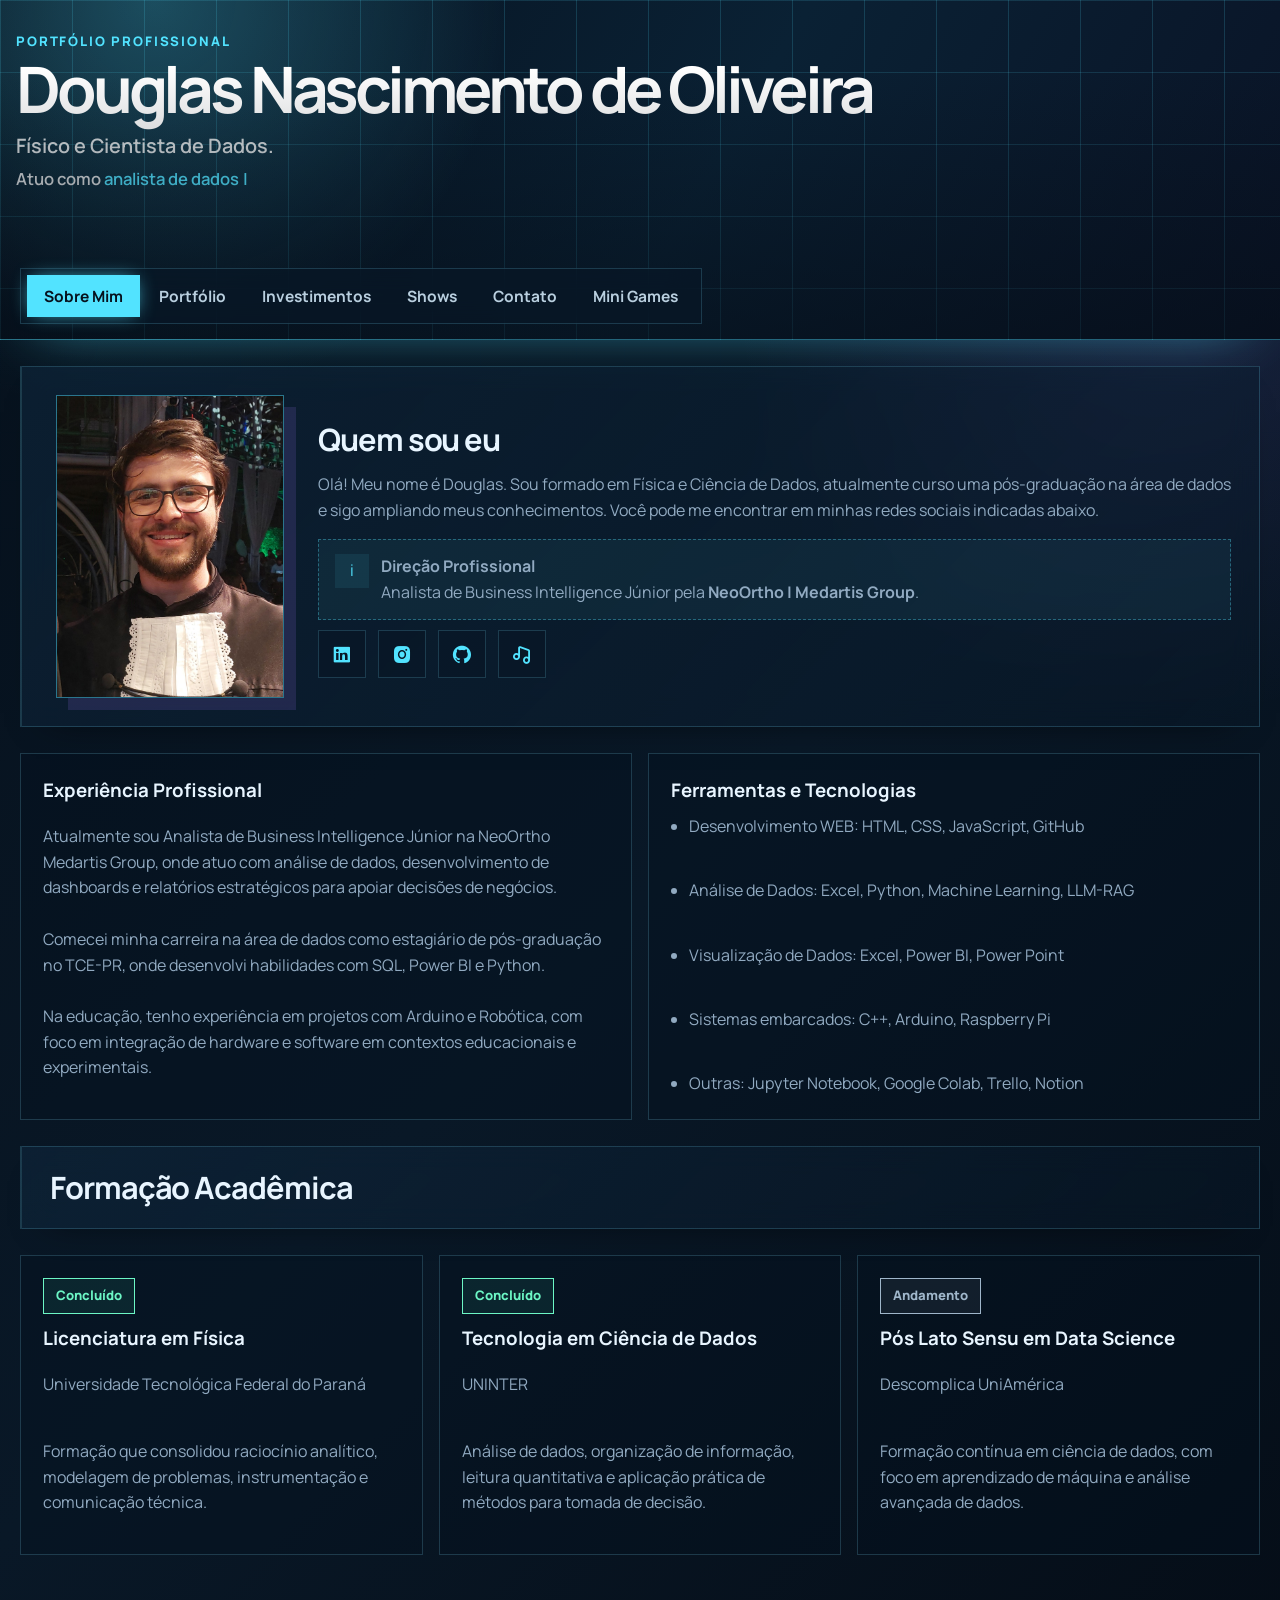
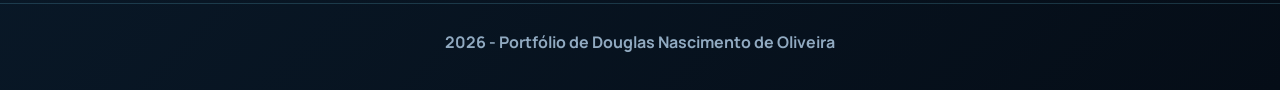
<file: index.html>
<!DOCTYPE html>
<html lang="pt-BR">
<head>
    <meta charset="UTF-8">
    <meta name="viewport" content="width=device-width, initial-scale=1.0">
    <title>Sobre Mim | Portfólio</title>
    <link rel="preconnect" href="https://fonts.googleapis.com">
    <link rel="preconnect" href="https://fonts.gstatic.com" crossorigin>
    <link href="https://fonts.googleapis.com/css2?family=Manrope:wght@400;600;700;800&display=swap" rel="stylesheet">
    <link href="https://unpkg.com/boxicons@2.1.4/css/boxicons.min.css" rel="stylesheet" integrity="sha384-42kyIPf7HDYLkGffmxDhSx/3Z/53wGBs3nD6wEFxsbeDc7rMO6mkYbkAcpRsnMU2" crossorigin="anonymous">
    <link rel="icon" type="image/png" href="assets/favicon.png">
    <link rel="shortcut icon" href="assets/favicon.png" type="image/png">
    <link rel="stylesheet" href="assets/css/main.css">
    <link rel="stylesheet" href="assets/css/pages/home.css">
    <script src="assets/js/site.js" defer></script>
</head>
<body>
    <header class="site-header">
        <div class="hero">
            <div class="hero-copy">
                <p class="eyebrow">Portfólio Profissional</p>
                <h1>Douglas Nascimento de Oliveira</h1>
                <h2>Físico e Cientista de Dados.</h2>
                <p class="hero-typing-line">Atuo como <span class="typed-text" data-typed='["analista de dados","desenvolvedor web","criador de soluções digitais","profissional orientado por impacto"]'></span><span class="typed-cursor">|</span></p>
            </div>
        </div>
    </header>

    <main class="container">
        <nav class="site-nav" aria-label="Navegação principal">
            <button class="nav-toggle" type="button" aria-expanded="false" aria-label="Abrir navegação" data-nav-toggle>
                <span></span>
                <span></span>
                <span></span>
            </button>
            <div class="tabs" data-nav-menu>
                <a class="tab-link active" href="index.html">Sobre Mim</a>
                <a class="tab-link" href="portfolio.html">Portfólio</a>
                <a class="tab-link" href="investimentos.html">Investimentos</a>
                <a class="tab-link" href="shows.html">Shows</a>
                <a class="tab-link" href="contato.html">Contato</a>
                <div class="tab-dropdown" data-dropdown>
                    <a class="tab-link" href="minigames.html">Mini Games</a>
                    <button class="dropdown-toggle" type="button" aria-expanded="false" aria-label="Abrir submenu de Mini Games" data-dropdown-toggle>+</button>
                    <div class="dropdown-menu">
                        <a class="dropdown-link" href="minigames.html">Snake</a>
                        <a class="dropdown-link" href="minigames.html?game=pong">Pong</a>
                        <a class="dropdown-link" href="minigames.html?game=arkanoid">Arkanoid</a>
                    </div>
                </div>
            </div>
        </nav>

        <section class="card highlight">
            <div class="profile-summary">
                <img class="profile-photo" src="assets/minha-foto.jpg" alt="Foto de Douglas Nascimento de Oliveira">
                <div>
                    <h2>Quem sou eu</h2>
                    <p class="lead">Olá! Meu nome é Douglas. Sou formado em Física e Ciência de Dados, atualmente curso uma pós-graduação na área de dados e sigo ampliando meus conhecimentos. Você pode me encontrar em minhas redes sociais indicadas abaixo.</p>
                    <div class="notice info-strip">
                        <div class="info-icon" aria-hidden="true">i</div>
                        <div>
                            <strong>Direção Profissional</strong>
                            <div>Analista de Business Intelligence Júnior pela <strong>NeoOrtho | Medartis Group</strong>.</div>
                        </div>
                    </div>
                    <div class="social-links" aria-label="Redes sociais">
                        <a class="social-link" href="https://www.linkedin.com/in/DouglasNOliveira" target="_blank" rel="noreferrer" aria-label="LinkedIn">
                            <i class="bx bxl-linkedin-square"></i>
                        </a>
                        <a class="social-link" href="https://www.instagram.com/doug_nsc" target="_blank" rel="noreferrer" aria-label="Instagram">
                            <i class="bx bxl-instagram-alt"></i>
                        </a>
                        <a class="social-link" href="https://github.com/DouglasNOliveira" target="_blank" rel="noreferrer" aria-label="GitHub">
                            <i class="bx bxl-github"></i>
                        </a>
                        <a class="social-link" href="https://www.setlist.fm/user/doug_nsc" target="_blank" rel="noreferrer" aria-label="Setlist.fm">
                            <i class="bx bx-music"></i>
                        </a>
                    </div>
                </div>
            </div>
        </section>

        <section class="grid cols-2">
            <article class="topic-card">
                <h3>Experiência Profissional</h3>
                <p class="lead">
                    Atualmente sou Analista de Business Intelligence Júnior na NeoOrtho Medartis Group, onde atuo com análise de dados, desenvolvimento de dashboards e relatórios estratégicos para apoiar decisões de negócios.
                </p>
                <p class="lead">
                    Comecei minha carreira na área de dados como estagiário de pós-graduação no TCE-PR, onde desenvolvi habilidades com SQL, Power BI e Python.
                </p>
                <p class="lead">
                    Na educação, tenho experiência em projetos com Arduino e Robótica, com foco em integração de hardware e software em contextos educacionais e experimentais.
                </p>
            </article>

            <article class="topic-card tools-card">
                <h3>Ferramentas e Tecnologias</h3>
                <ul class="bullet-list">
                    <li>Desenvolvimento WEB: HTML, CSS, JavaScript, GitHub</li>
                    <li>Análise de Dados: Excel, Python, Machine Learning, LLM-RAG</li>
                    <li>Visualização de Dados: Excel, Power BI, Power Point</li>
                    <li>Sistemas embarcados: C++, Arduino, Raspberry Pi</li>
                    <li>Outras: Jupyter Notebook, Google Colab, Trello, Notion</li>
                </ul>
            </article>
        </section>
<br>
        <section class="card highlight compact-heading">
            <h2>Formação Acadêmica</h2>
        </section>

        <section class="grid cols-2">
            <article class="topic-card">
                <div class="badge success">Concluído</div>
                <h3>Licenciatura em Física</h3>
                <p class="lead">Universidade Tecnológica Federal do Paraná</p>
                <p class="muted">Formação que consolidou raciocínio analítico, modelagem de problemas, instrumentação e comunicação técnica.</p>
            </article>

            <article class="topic-card">
                <div class="badge success">Concluído</div>
                <h3>Tecnologia em Ciência de Dados</h3>
                <p class="lead">UNINTER</p>
                <p class="muted">Análise de dados, organização de informação, leitura quantitativa e aplicação prática de métodos para tomada de decisão.</p>
            </article>

            <article class="topic-card">
                <div class="badge muted">Andamento</div>
                <h3>Pós Lato Sensu em Data Science</h3>
                <p class="lead">Descomplica UniAmérica</p>
                <p class="muted">Formação contínua em ciência de dados, com foco em aprendizado de máquina e análise avançada de dados.</p>
            </article>
        </section>
    </main>

    <footer class="footer">
        2026 - Portfólio de Douglas Nascimento de Oliveira
    </footer>
</body>
</html>
</file>
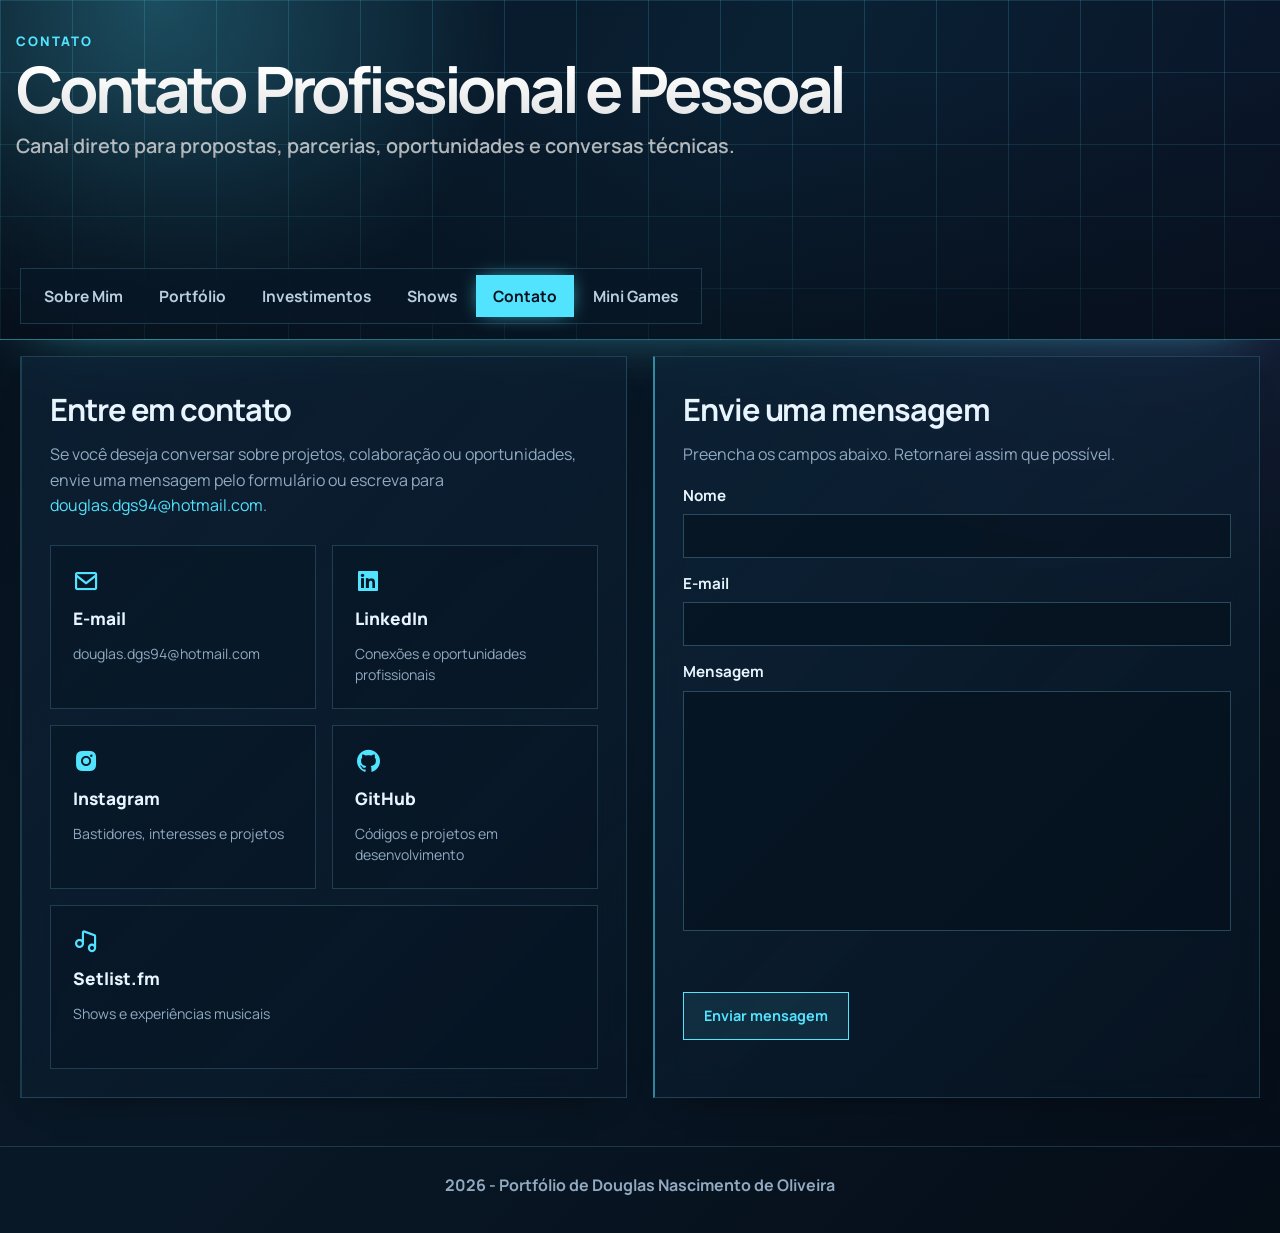
<file: contato.html>
﻿<!DOCTYPE html>
<html lang="pt-BR">
<head>
    <meta charset="UTF-8">
    <meta name="viewport" content="width=device-width, initial-scale=1.0">
    <title>Contato | Portfólio</title>
    <link rel="preconnect" href="https://fonts.googleapis.com">
    <link rel="preconnect" href="https://fonts.gstatic.com" crossorigin>
    <link href="https://fonts.googleapis.com/css2?family=Manrope:wght@400;600;700;800&display=swap" rel="stylesheet">
    <link href="https://unpkg.com/boxicons@2.1.4/css/boxicons.min.css" rel="stylesheet" integrity="sha384-42kyIPf7HDYLkGffmxDhSx/3Z/53wGBs3nD6wEFxsbeDc7rMO6mkYbkAcpRsnMU2" crossorigin="anonymous">
    <link rel="icon" type="image/png" href="assets/favicon.png">
    <link rel="shortcut icon" href="assets/favicon.png" type="image/png">
    <link rel="stylesheet" href="assets/css/main.css">
    <link rel="stylesheet" href="assets/css/pages/contato.css">
    <script src="assets/js/site.js" defer></script>
</head>
<body>
    <header class="site-header">
        <div class="hero">
            <div class="hero-copy">
                <p class="eyebrow">Contato</p>
                <h1>Contato Profissional e Pessoal</h1>
                <h2>Canal direto para propostas, parcerias, oportunidades e conversas técnicas.</h2>
            </div>
        </div>
    </header>

    <main class="container">
        <nav class="site-nav" aria-label="Navegação principal">
            <button class="nav-toggle" type="button" aria-expanded="false" aria-label="Abrir navegação" data-nav-toggle>
                <span></span>
                <span></span>
                <span></span>
            </button>
            <div class="tabs" data-nav-menu>
                <a class="tab-link" href="index.html">Sobre Mim</a>
                <a class="tab-link" href="portfolio.html">Portfólio</a>
                <a class="tab-link" href="investimentos.html">Investimentos</a>
                <a class="tab-link" href="shows.html">Shows</a>
                <a class="tab-link active" href="contato.html">Contato</a>
                <div class="tab-dropdown" data-dropdown>
                    <a class="tab-link" href="minigames.html">Mini Games</a>
                    <button class="dropdown-toggle" type="button" aria-expanded="false" aria-label="Abrir submenu de Mini Games" data-dropdown-toggle>+</button>
                    <div class="dropdown-menu">
                        <a class="dropdown-link" href="minigames.html">Snake</a>
                        <a class="dropdown-link" href="minigames.html?game=pong">Pong</a>
                        <a class="dropdown-link" href="minigames.html?game=arkanoid">Arkanoid</a>
                    </div>
                </div>
            </div>
        </nav>

        <div class="contact-layout">
        <section class="card highlight contact-info-card">
            <h2>Entre em contato</h2>
            <p class="lead">Se você deseja conversar sobre projetos, colaboração ou oportunidades, envie uma mensagem pelo formulário ou escreva para <a href="mailto:douglas.dgs94@hotmail.com">douglas.dgs94@hotmail.com</a>.</p>

            <div class="contact-channel-grid" aria-label="Canais de contato">
                <a class="topic-card contact-channel" href="mailto:douglas.dgs94@hotmail.com">
                    <i class="bx bx-envelope channel-icon" aria-hidden="true"></i>
                    <span class="channel-name">E-mail</span>
                    <span class="channel-detail">douglas.dgs94@hotmail.com</span>
                </a>
                <a class="topic-card contact-channel" href="https://www.linkedin.com/in/DouglasNOliveira" target="_blank" rel="noreferrer">
                    <i class="bx bxl-linkedin-square channel-icon" aria-hidden="true"></i>
                    <span class="channel-name">LinkedIn</span>
                    <span class="channel-detail">Conexões e oportunidades profissionais</span>
                </a>
                <a class="topic-card contact-channel" href="https://www.instagram.com/doug_nsc" target="_blank" rel="noreferrer">
                    <i class="bx bxl-instagram-alt channel-icon" aria-hidden="true"></i>
                    <span class="channel-name">Instagram</span>
                    <span class="channel-detail">Bastidores, interesses e projetos</span>
                </a>
                <a class="topic-card contact-channel" href="https://github.com/DouglasNOliveira" target="_blank" rel="noreferrer">
                    <i class="bx bxl-github channel-icon" aria-hidden="true"></i>
                    <span class="channel-name">GitHub</span>
                    <span class="channel-detail">Códigos e projetos em desenvolvimento</span>
                </a>
                <a class="topic-card contact-channel" href="https://www.setlist.fm/user/doug_nsc" target="_blank" rel="noreferrer">
                    <i class="bx bx-music channel-icon" aria-hidden="true"></i>
                    <span class="channel-name">Setlist.fm</span>
                    <span class="channel-detail">Shows e experiências musicais</span>
                </a>
            </div>
        </section>

        <section class="card contact-form-card">
            <h2>Envie uma mensagem</h2>
            <p class="lead">Preencha os campos abaixo. Retornarei assim que possível.</p>
            <form class="contact-form" id="contact-form">
                <!-- Honeypot anti-spam: invisível para pessoas; bots que preenchem
                     todos os campos são descartados pelo Formspree (_gotcha) -->
                <input type="text" name="_gotcha" tabindex="-1" autocomplete="off" aria-hidden="true" style="display:none">

                <div>
                    <label for="name">Nome</label>
                    <input type="text" id="name" name="name" required>
                </div>

                <div class="form-row">
                    <div>
                        <label for="email">E-mail</label>
                        <input type="email" id="email" name="email" required>
                    </div>
                </div>

                <div>
                    <label for="message">Mensagem</label>
                    <textarea id="message" name="message" rows="6" required></textarea>
                </div>

                <div id="form-status" class="form-status" aria-live="polite"></div>
                <button class="btn" id="submit-button" type="submit">Enviar mensagem</button>
            </form>
        </section>
        </div>
    </main>

    <footer class="footer">
        2026 - Portfólio de Douglas Nascimento de Oliveira
    </footer>
    <script>
        const FORMSPREE_ENDPOINT = "https://formspree.io/f/maqpvley";

        const form = document.getElementById("contact-form");
        const status = document.getElementById("form-status");
        const submitButton = document.getElementById("submit-button");

        function setStatus(message, type) {
            status.textContent = message;
            status.className = `form-status ${type}`;
        }

        form.addEventListener("submit", async (event) => {
            event.preventDefault();

            if (FORMSPREE_ENDPOINT.includes("SEU_FORM_ID")) {
                setStatus("Configure o endpoint do Formspree no arquivo contato.html para ativar o envio.", "error");
                return;
            }

            const formData = new FormData(form);
            submitButton.disabled = true;
            submitButton.textContent = "Enviando...";
            setStatus("", "");

            try {
                const response = await fetch(FORMSPREE_ENDPOINT, {
                    method: "POST",
                    headers: {
                        Accept: "application/json"
                    },
                    body: formData
                });

                if (!response.ok) {
                    throw new Error("Falha no envio");
                }

                form.reset();
                setStatus("Mensagem enviada com sucesso.", "success");
            } catch (error) {
                setStatus("Não foi possível enviar a mensagem agora. Tente novamente em instantes.", "error");
            } finally {
                submitButton.disabled = false;
                submitButton.textContent = "Enviar mensagem";
            }
        });
    </script>
</body>
</html>
</file>
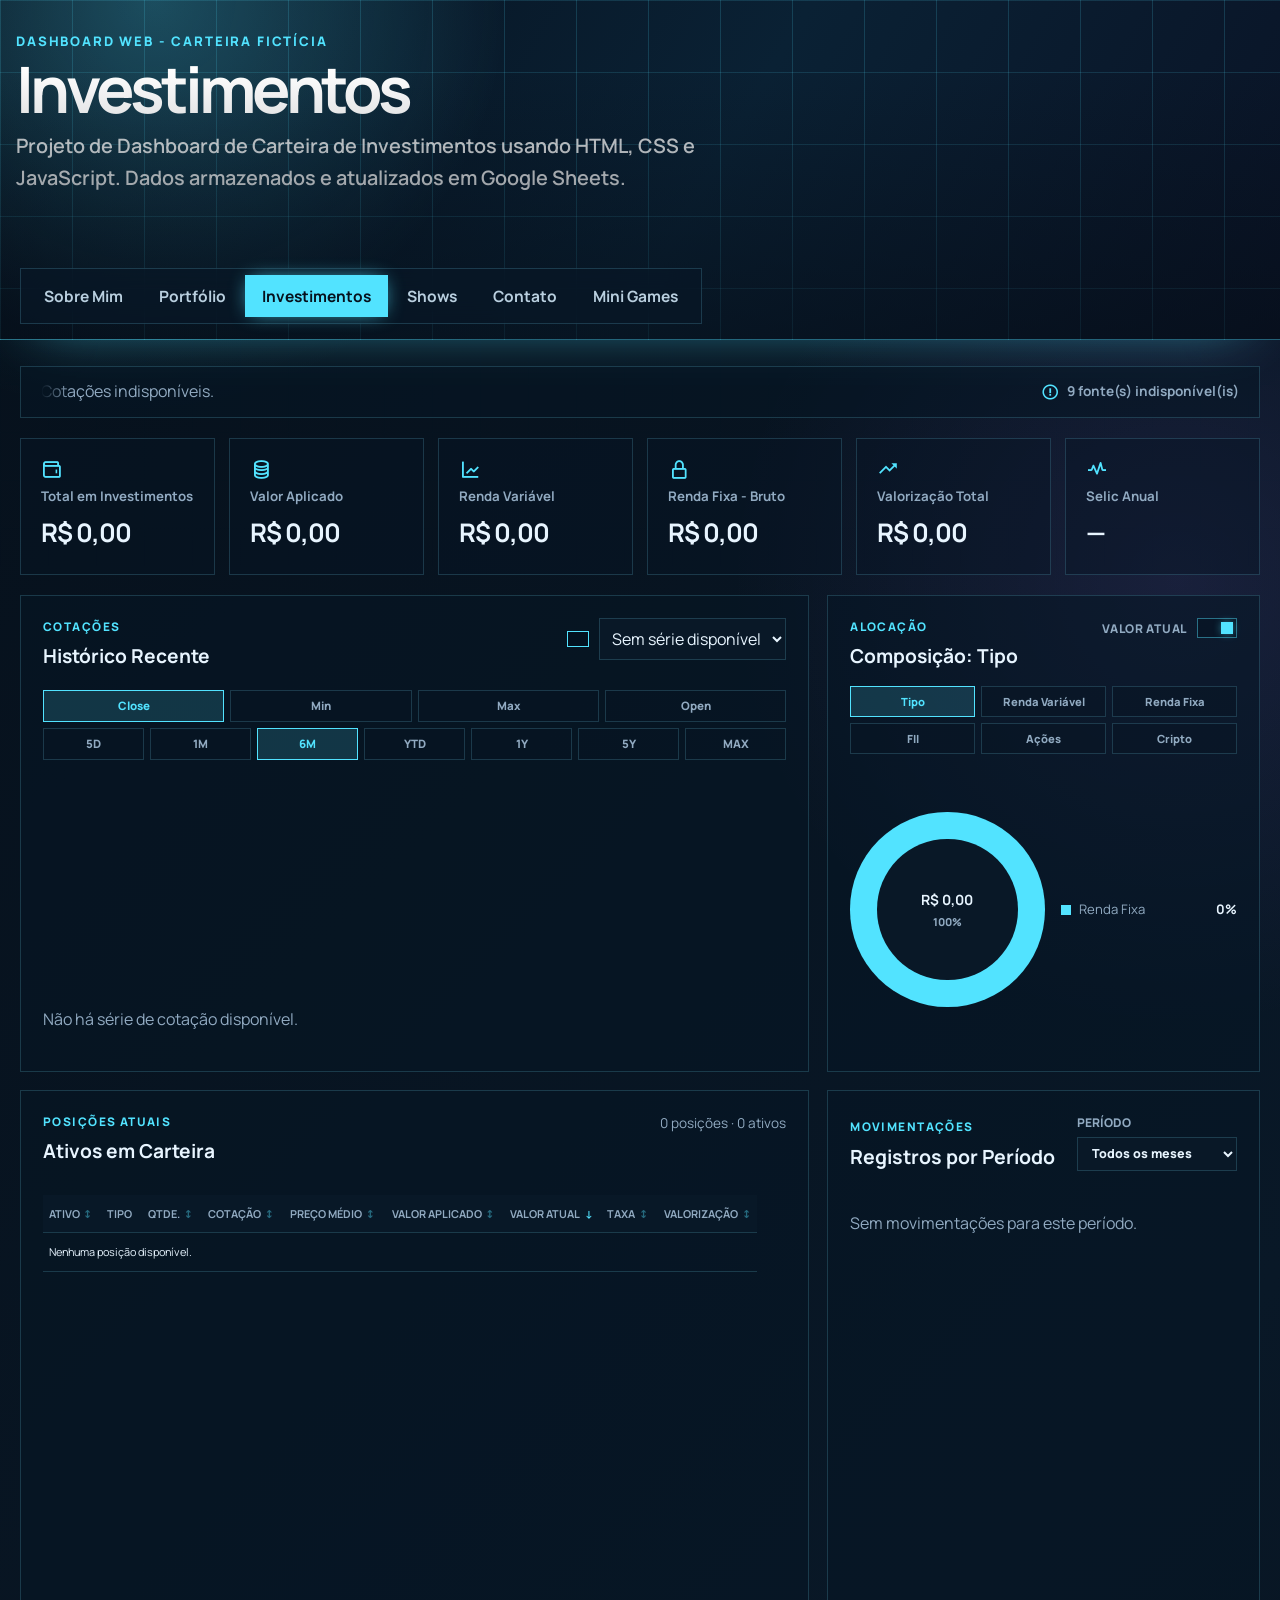
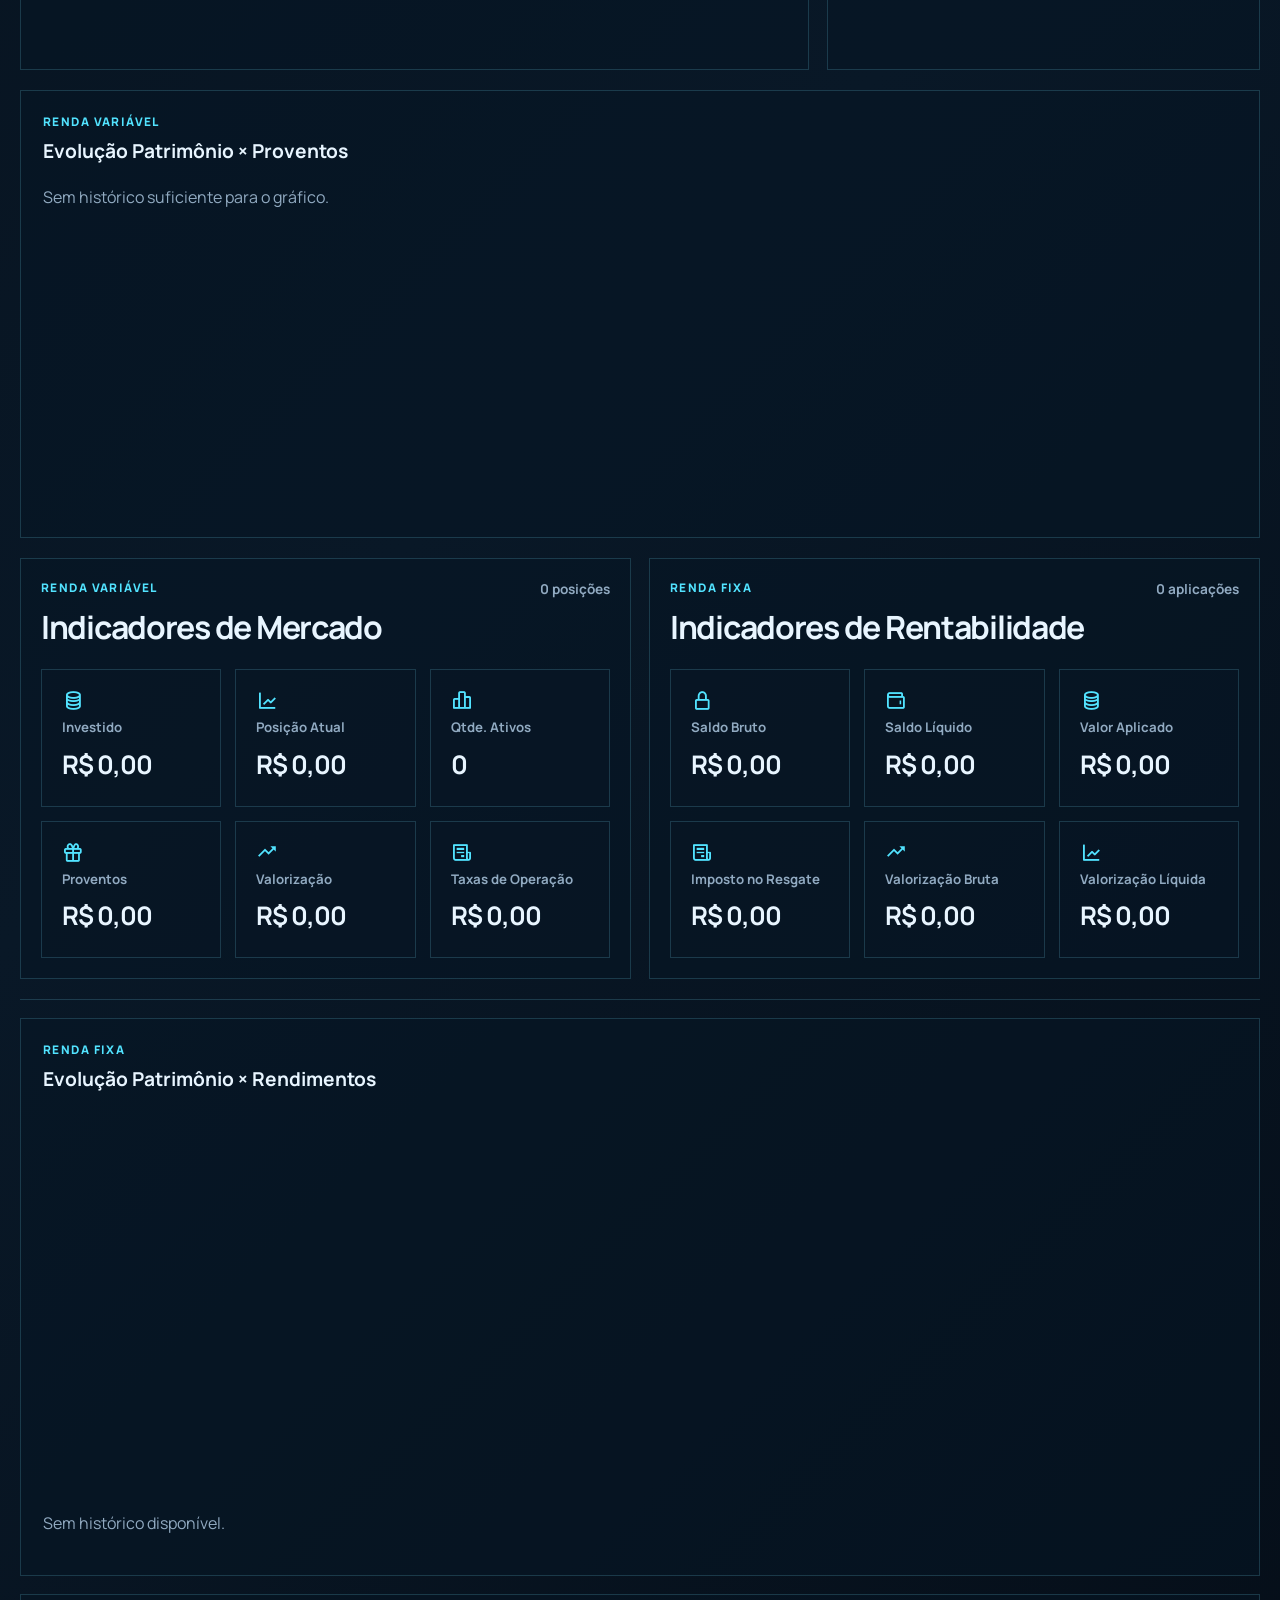
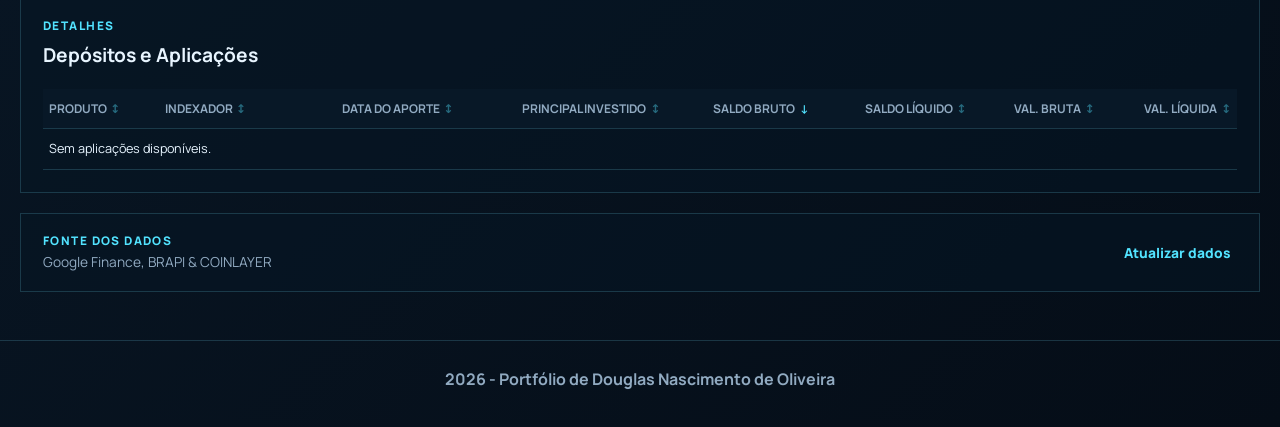
<file: investimentos.html>
<!DOCTYPE html>
<html lang="pt-BR">
<head>
  <meta charset="UTF-8">
  <meta name="viewport" content="width=device-width, initial-scale=1.0">
  <title>Investimentos | Portfólio</title>
  <link rel="preconnect" href="https://fonts.googleapis.com">
  <link rel="preconnect" href="https://fonts.gstatic.com" crossorigin>
  <link href="https://fonts.googleapis.com/css2?family=Manrope:wght@400;600;700;800&display=swap" rel="stylesheet">
  <link href="https://unpkg.com/boxicons@2.1.4/css/boxicons.min.css" rel="stylesheet" integrity="sha384-42kyIPf7HDYLkGffmxDhSx/3Z/53wGBs3nD6wEFxsbeDc7rMO6mkYbkAcpRsnMU2" crossorigin="anonymous">
  <link rel="icon" type="image/png" href="assets/favicon.png">
  <link rel="stylesheet" href="assets/css/main.css">
  <link rel="stylesheet" href="assets/css/pages/investimentos.css">
  <script src="assets/js/site.js" defer></script>
  <script src="assets/js/investimentos.js?v=20261115-fixed-balance" defer></script>
</head>
<body>
  <header class="site-header"><div class="hero"><div class="hero-copy"><p class="eyebrow">DASHBOARD WEB - CARTEIRA FICTÍCIA</p><h1>Investimentos</h1><h2>Projeto de Dashboard de Carteira de Investimentos usando HTML, CSS e JavaScript. Dados armazenados e atualizados em Google Sheets.</h2></div></div></header>
  <main class="container">
    <nav class="site-nav" aria-label="Navegação principal">
      <button class="nav-toggle" type="button" aria-expanded="false" aria-label="Abrir navegação" data-nav-toggle><span></span><span></span><span></span></button>
      <div class="tabs" data-nav-menu>
        <a class="tab-link" href="index.html">Sobre Mim</a><a class="tab-link" href="portfolio.html">Portfólio</a><a class="tab-link active" href="investimentos.html">Investimentos</a><a class="tab-link" href="shows.html">Shows</a><a class="tab-link" href="contato.html">Contato</a>
        <div class="tab-dropdown" data-dropdown><a class="tab-link" href="minigames.html">Mini Games</a><button class="dropdown-toggle" type="button" aria-expanded="false" aria-label="Abrir submenu de Mini Games" data-dropdown-toggle>+</button><div class="dropdown-menu"><a class="dropdown-link" href="minigames.html">Snake</a><a class="dropdown-link" href="minigames.html?game=pong">Pong</a><a class="dropdown-link" href="minigames.html?game=arkanoid">Arkanoid</a></div></div>
      </div>
    </nav>
    <section class="html-dashboard" aria-label="Dashboard de investimentos">
      <div class="dashboard-meta"><div class="quote-ticker" data-quote-ticker aria-label="Cotações atualizadas"></div><div class="dashboard-status" data-dashboard-status><i class="bx bx-loader-alt"></i> Carregando dados públicos…</div></div>
      <div class="dashboard-kpis" data-dashboard-kpis></div>
      <div class="dashboard-grid">
        <section class="dashboard-panel panel-price"><div class="panel-heading"><div><p class="panel-label">Cotações</p><h3>Histórico Recente</h3></div><div class="price-chart-heading-actions"><div class="chart-value-badge" data-price-current-badge></div><select class="dashboard-select" data-price-select aria-label="Selecionar ativo"></select></div></div><div class="chart-controls" aria-label="Controles do gráfico"><div class="ohlcv-controls" role="group" aria-label="Preço utilizado"><button type="button" class="chart-control active" data-ohlcv="fechamento">Close</button><button type="button" class="chart-control" data-ohlcv="minima">Min</button><button type="button" class="chart-control" data-ohlcv="maxima">Max</button><button type="button" class="chart-control" data-ohlcv="abertura">Open</button></div><div class="interval-controls" role="group" aria-label="Intervalo temporal"><button type="button" class="chart-control" data-chart-range="5D">5D</button><button type="button" class="chart-control" data-chart-range="1M">1M</button><button type="button" class="chart-control active" data-chart-range="6M">6M</button><button type="button" class="chart-control" data-chart-range="YTD">YTD</button><button type="button" class="chart-control" data-chart-range="1Y">1Y</button><button type="button" class="chart-control" data-chart-range="5Y">5Y</button><button type="button" class="chart-control" data-chart-range="MAX">MAX</button></div></div><div class="price-chart" data-price-chart aria-label="Gráfico de evolução de preço"></div></section>
        <section class="dashboard-panel panel-allocation"><div class="panel-heading"><div><p class="panel-label">Alocação</p><h3 data-allocation-title>Composição: Tipo</h3></div><button class="state-switch" type="button" role="switch" aria-checked="true" aria-label="Alternar valores entre aplicado e valor atual" data-allocation-metric><span class="state-switch-label" data-allocation-metric-label>Valor atual</span><span class="state-switch-track" aria-hidden="true"><span class="state-switch-thumb"></span></span></button></div><div class="allocation-controls" role="group" aria-label="Detalhamento da alocação"><button class="allocation-control active" type="button" data-allocation-mode="type">Tipo</button><button class="allocation-control" type="button" data-allocation-mode="variable">Renda Variável</button><button class="allocation-control" type="button" data-allocation-mode="fixed">Renda Fixa</button><button class="allocation-control" type="button" data-allocation-mode="fii">FII</button><button class="allocation-control" type="button" data-allocation-mode="stock">Ações</button><button class="allocation-control" type="button" data-allocation-mode="crypto">Cripto</button></div><div class="allocation" data-allocation></div></section>
        <section class="dashboard-panel panel-positions"><div class="panel-heading"><div><p class="panel-label">Posições atuais</p><h3>Ativos em Carteira</h3></div><span class="panel-note" data-positions-count></span></div><div class="dashboard-table-wrap"><table class="dashboard-table"><thead><tr><th><button type="button" data-position-sort="ticker">Ativo</button></th><th>Tipo</th><th><button type="button" data-position-sort="quantity">Qtde.</button></th><th><button type="button" data-position-sort="quote">Cotação</button></th><th><button type="button" data-position-sort="average">Preço médio</button></th><th><button type="button" data-position-sort="invested">Valor aplicado</button></th><th><button type="button" data-position-sort="value">Valor atual</button></th><th><button type="button" data-position-sort="fee">Taxa</button></th><th><button type="button" data-position-sort="gain">Valorização</button></th></tr></thead><tbody data-positions-table></tbody></table></div></section>
        <section class="dashboard-panel panel-movements movement-panel"><div class="panel-heading movement-heading"><div><p class="panel-label">Movimentações</p><h3>Registros por Período</h3></div><label class="movement-filter"><span>Período</span><select class="dashboard-select" data-movements-month aria-label="Filtrar movimentações por mês"></select></label></div><div class="movement-list" data-movements-list></div></section>
      </div>
      <section class="dashboard-panel portfolio-evolution-panel"><div class="panel-heading"><div><p class="panel-label">Renda variável</p><h3>Evolução Patrimônio × Proventos</h3></div><div class="year-range-filter" data-year-filter="variable"></div></div><div class="portfolio-evolution-chart" data-portfolio-evolution-chart></div></section>
      <div class="asset-kpi-columns">
        <section class="asset-section" aria-labelledby="variable-title">
          <div class="asset-section-heading"><div><p class="eyebrow">Renda Variável</p><h2 id="variable-title">Indicadores de Mercado</h2></div><span data-variable-summary></span></div>
          <div class="dashboard-kpis" data-variable-kpis></div>
        </section>
        <section class="asset-section" aria-labelledby="fixed-title">
          <div class="asset-section-heading"><div><p class="eyebrow">Renda Fixa</p><h2 id="fixed-title">Indicadores de Rentabilidade</h2></div><span data-fixed-summary></span></div>
          <div class="dashboard-kpis" data-fixed-kpis></div>
        </section>
      </div>
      <section class="asset-section fixed-details-section" aria-label="Detalhes da renda fixa">
        <div class="asset-section-grid fixed-section-grid"><section class="dashboard-panel panel-fixed-history"><div class="panel-heading"><div><p class="panel-label">Renda Fixa</p><h3>Evolução Patrimônio × Rendimentos</h3></div><div class="year-range-filter" data-year-filter="fixed"></div></div><div class="fixed-history-chart" data-fixed-history-chart></div></section><section class="dashboard-panel"><div class="panel-heading"><div><p class="panel-label">Detalhes</p><h3>Depósitos e Aplicações</h3></div></div><div class="dashboard-table-wrap"><table class="dashboard-table fixed-details-table"><thead><tr><th>Produto</th><th>CDI</th><th>Data do aporte</th><th>Principal investido</th><th>Saldo bruto</th><th>Saldo líquido</th><th>Val. bruta</th><th>Val. líquida</th></tr></thead><tbody data-fixed-table></tbody></table></div></section></div>
      </section>
      <section class="dashboard-sources"><div><p class="panel-label">Fonte dos dados</p><p>Google Finance, BRAPI & COINLAYER</p></div><button class="text-button" type="button" data-dashboard-reload>Atualizar dados</button></section>
      <button class="back-to-top" type="button" data-back-to-top aria-label="Voltar ao topo"><i class="bx bx-up-arrow-alt" aria-hidden="true"></i></button>
    </section>
  </main>
  <footer class="footer">2026 - Portfólio de Douglas Nascimento de Oliveira</footer>
</body>
</html>
</file>
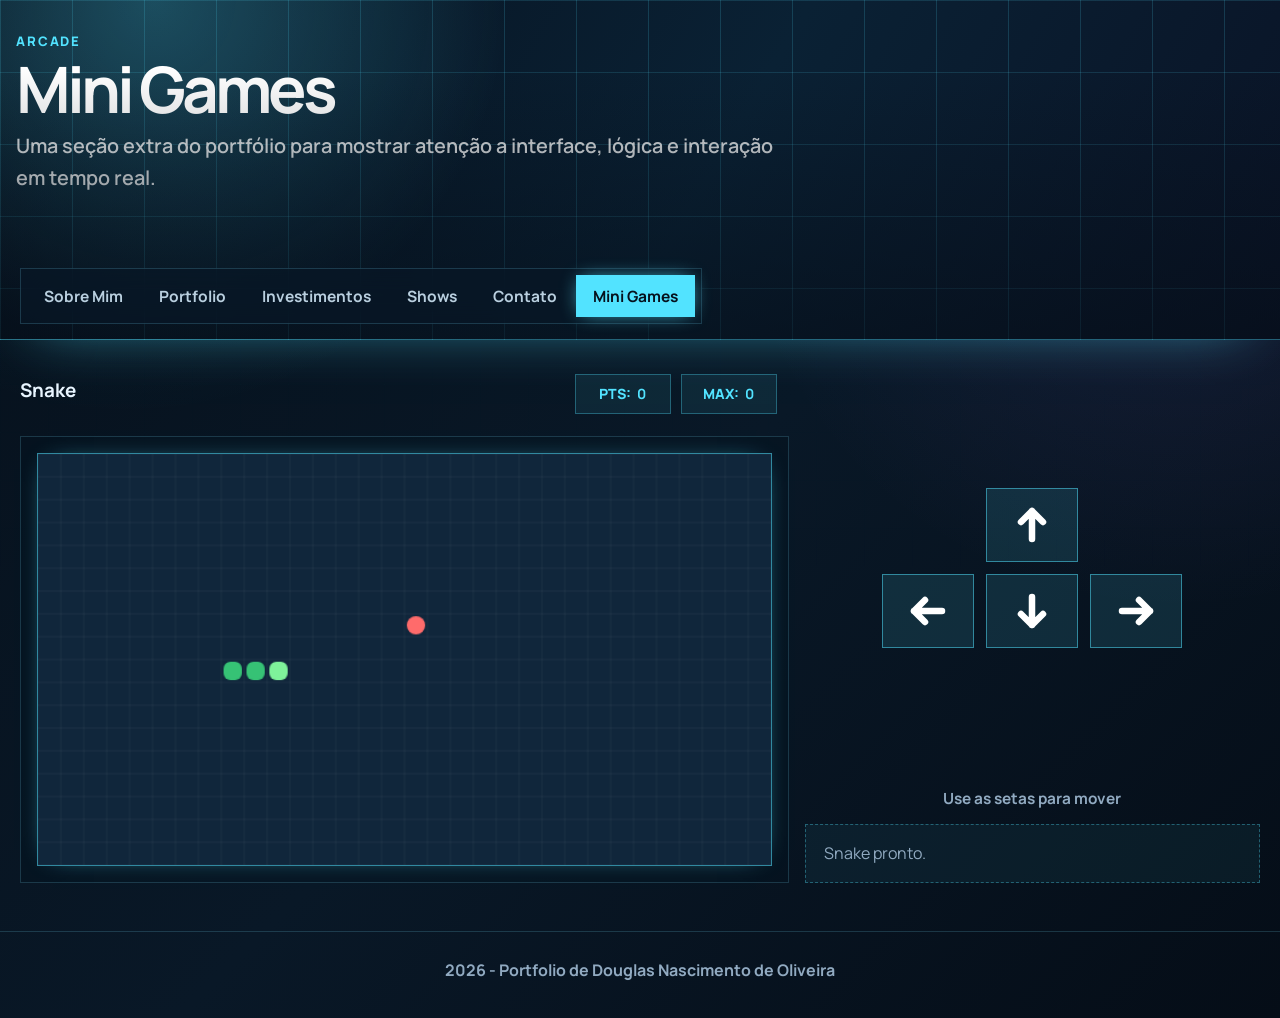
<file: minigames.html>
<!DOCTYPE html>
<html lang="pt-BR">
<head>
    <meta charset="UTF-8">
    <meta name="viewport" content="width=device-width, initial-scale=1.0">
    <title>Mini Games | Portfolio</title>
    <link rel="preconnect" href="https://fonts.googleapis.com">
    <link rel="preconnect" href="https://fonts.gstatic.com" crossorigin>
    <link href="https://fonts.googleapis.com/css2?family=Manrope:wght@400;600;700;800&display=swap" rel="stylesheet">
    <link href="https://unpkg.com/boxicons@2.1.4/css/boxicons.min.css" rel="stylesheet" integrity="sha384-42kyIPf7HDYLkGffmxDhSx/3Z/53wGBs3nD6wEFxsbeDc7rMO6mkYbkAcpRsnMU2" crossorigin="anonymous">
    <link rel="icon" type="image/png" href="assets/favicon.png">
    <link rel="shortcut icon" href="assets/favicon.png" type="image/png">
    <link rel="stylesheet" href="assets/css/main.css">
    <link rel="stylesheet" href="assets/css/pages/minigames.css">
    <script src="assets/js/site.js" defer></script>
</head>
<body>
    <header class="site-header">
        <div class="hero">
            <div class="hero-copy">
                <p class="eyebrow">Arcade</p>
                <h1>Mini Games</h1>
                <h2>Uma seção extra do portfólio para mostrar atenção a interface, lógica e interação em tempo real.</h2>
            </div>
        </div>
    </header>

    <main class="container">
        <nav class="site-nav" aria-label="Navegacao principal">
            <button class="nav-toggle" type="button" aria-expanded="false" aria-label="Abrir navegacao" data-nav-toggle>
                <span></span>
                <span></span>
                <span></span>
            </button>
            <div class="tabs" data-nav-menu>
                <a class="tab-link" href="index.html">Sobre Mim</a>
                <a class="tab-link" href="portfolio.html">Portfolio</a>
                <a class="tab-link" href="investimentos.html">Investimentos</a>
                <a class="tab-link" href="shows.html">Shows</a>
                <a class="tab-link" href="contato.html">Contato</a>
                <div class="tab-dropdown" data-dropdown>
                    <a class="tab-link active" href="minigames.html">Mini Games</a>
                    <button class="dropdown-toggle" type="button" aria-expanded="false" aria-label="Abrir submenu de Mini Games" data-dropdown-toggle>+</button>
                    <div class="dropdown-menu">
                        <a class="dropdown-link" href="minigames.html">Snake</a>
                        <a class="dropdown-link" href="minigames.html?game=pong">Pong</a>
                        <a class="dropdown-link" href="minigames.html?game=arkanoid">Arkanoid</a>
                    </div>
                </div>
            </div>
        </nav>

        <section class="grid cols-2 snake-layout">
            <article class="snake-stage">
                <div class="game-stage-header">
                    <div class="game-stage-spacer" aria-hidden="true"></div>
                    <h3 id="game-title" class="game-stage-title">Snake</h3>
                    <div class="game-stage-meta">
                        <div id="game-lives" class="game-lives" aria-label="Vidas do jogo" hidden></div>
                        <div class="game-stage-scoreboard" aria-label="Pontuacao do jogo">
                        <span class="game-stage-chip">PTS: <strong id="score">0</strong></span>
                        <span class="game-stage-chip">MAX: <strong id="high-score">0</strong></span>
                        </div>
                    </div>
                </div>
                <div class="snake-board-shell">
                    <canvas id="game-board" class="snake-board" width="640" height="360" aria-label="Area do jogo"></canvas>
                </div>
            </article>

            <aside class="snake-panel">
                <div class="control-section">
                    <div id="game-pad" class="game-pad" aria-label="Controle direcional">
                        <button class="btn control-btn up" data-pad="up" type="button" aria-label="Mover para cima">
                            <svg viewBox="0 0 24 24" aria-hidden="true"><path d="M12 5 L12 19 M12 5 L6.5 10.5 M12 5 L17.5 10.5"></path></svg>
                        </button>
                        <button class="btn control-btn left" data-pad="left" type="button" aria-label="Mover para a esquerda">
                            <svg viewBox="0 0 24 24" aria-hidden="true"><path d="M5 12 L19 12 M5 12 L10.5 6.5 M5 12 L10.5 17.5"></path></svg>
                        </button>
                        <button class="btn control-btn down" data-pad="down" type="button" aria-label="Mover para baixo">
                            <svg viewBox="0 0 24 24" aria-hidden="true"><path d="M12 19 L12 5 M12 19 L6.5 13.5 M12 19 L17.5 13.5"></path></svg>
                        </button>
                        <button class="btn control-btn right" data-pad="right" type="button" aria-label="Mover para a direita">
                            <svg viewBox="0 0 24 24" aria-hidden="true"><path d="M19 12 L5 12 M19 12 L13.5 6.5 M19 12 L13.5 17.5"></path></svg>
                        </button>
                    </div>
                </div>

                <div class="snake-actions">
                    <div class="game-inline-tip">Use as setas para mover</div>
                    <div id="game-status" class="notice">Pronto para jogar.</div>
                </div>
            </aside>
        </section>
    </main>

    <footer class="footer">
        2026 - Portfolio de Douglas Nascimento de Oliveira
    </footer>

    <script src="assets/js/games/snake.js"></script>
    <script src="assets/js/games/pong.js"></script>
    <script src="assets/js/games/arkanoid.js"></script>
    <script src="assets/js/minigames-app.js"></script>
</body>
</html>
</file>
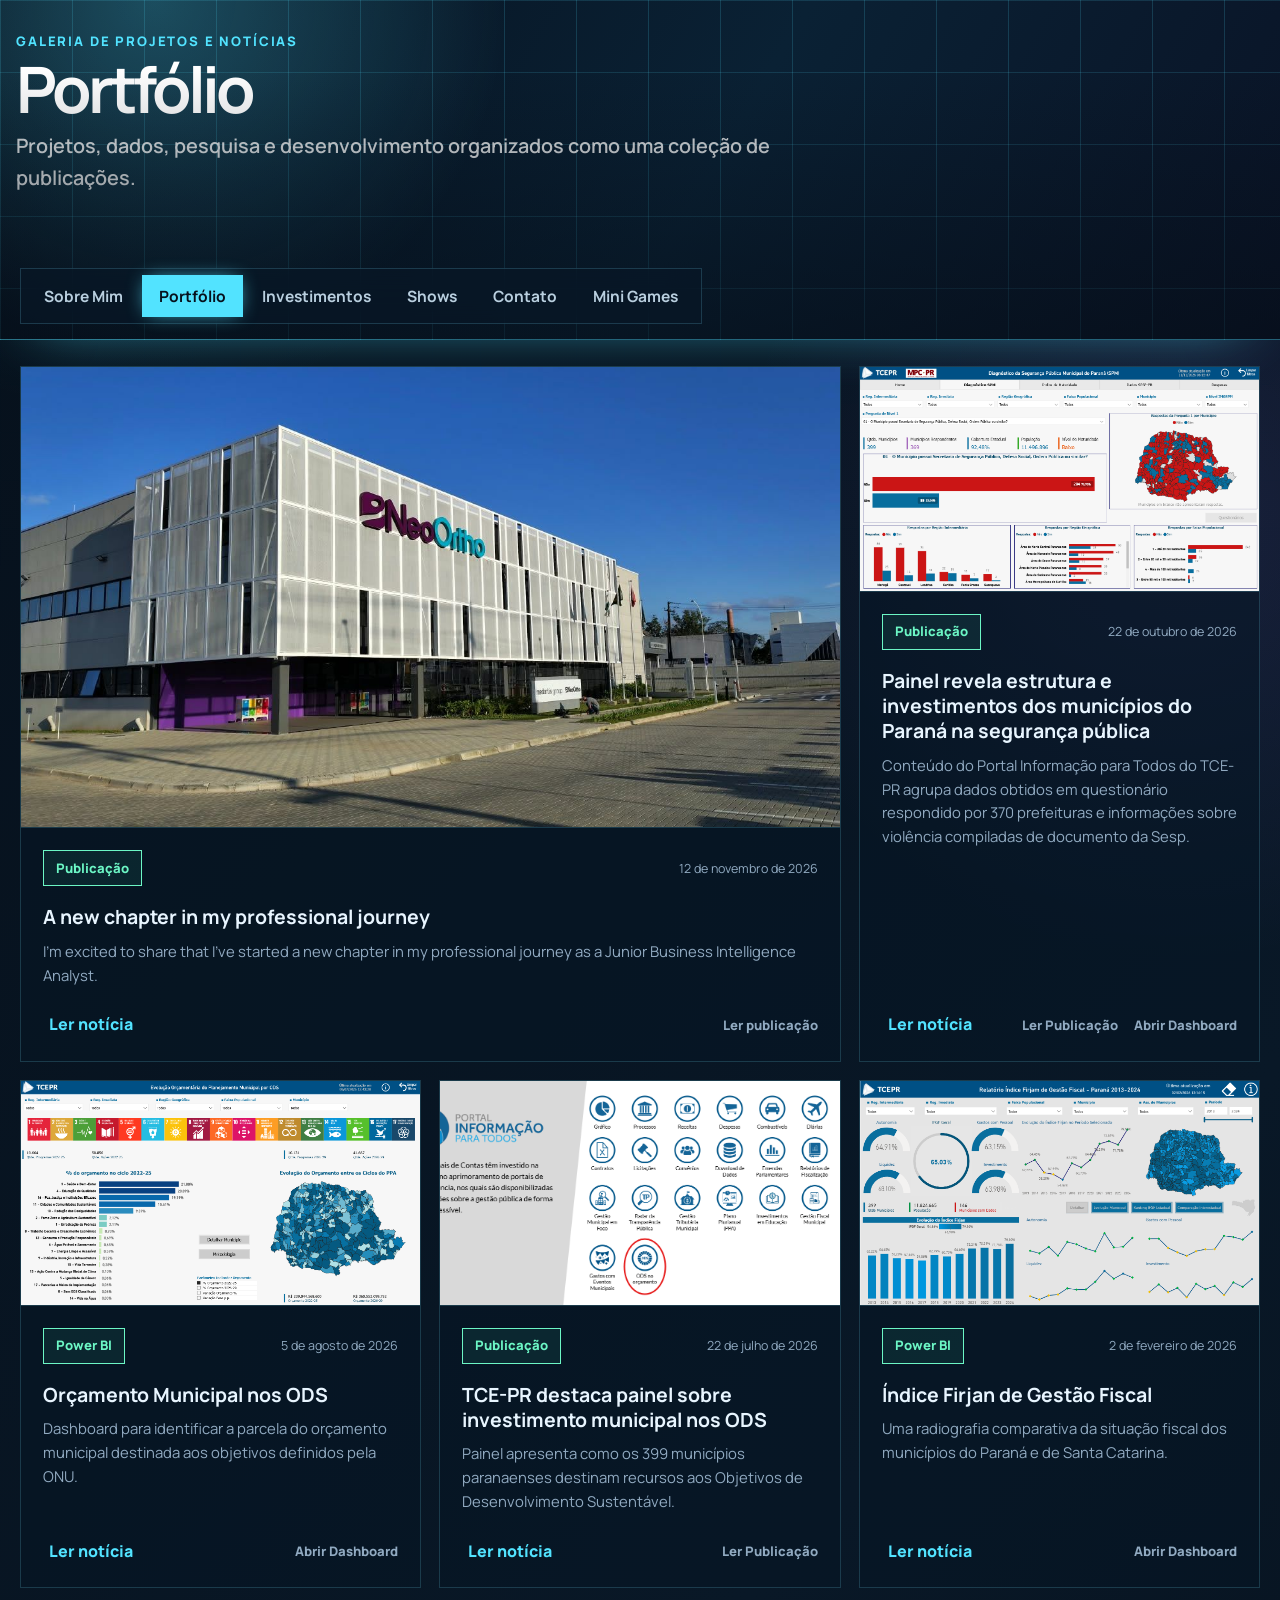
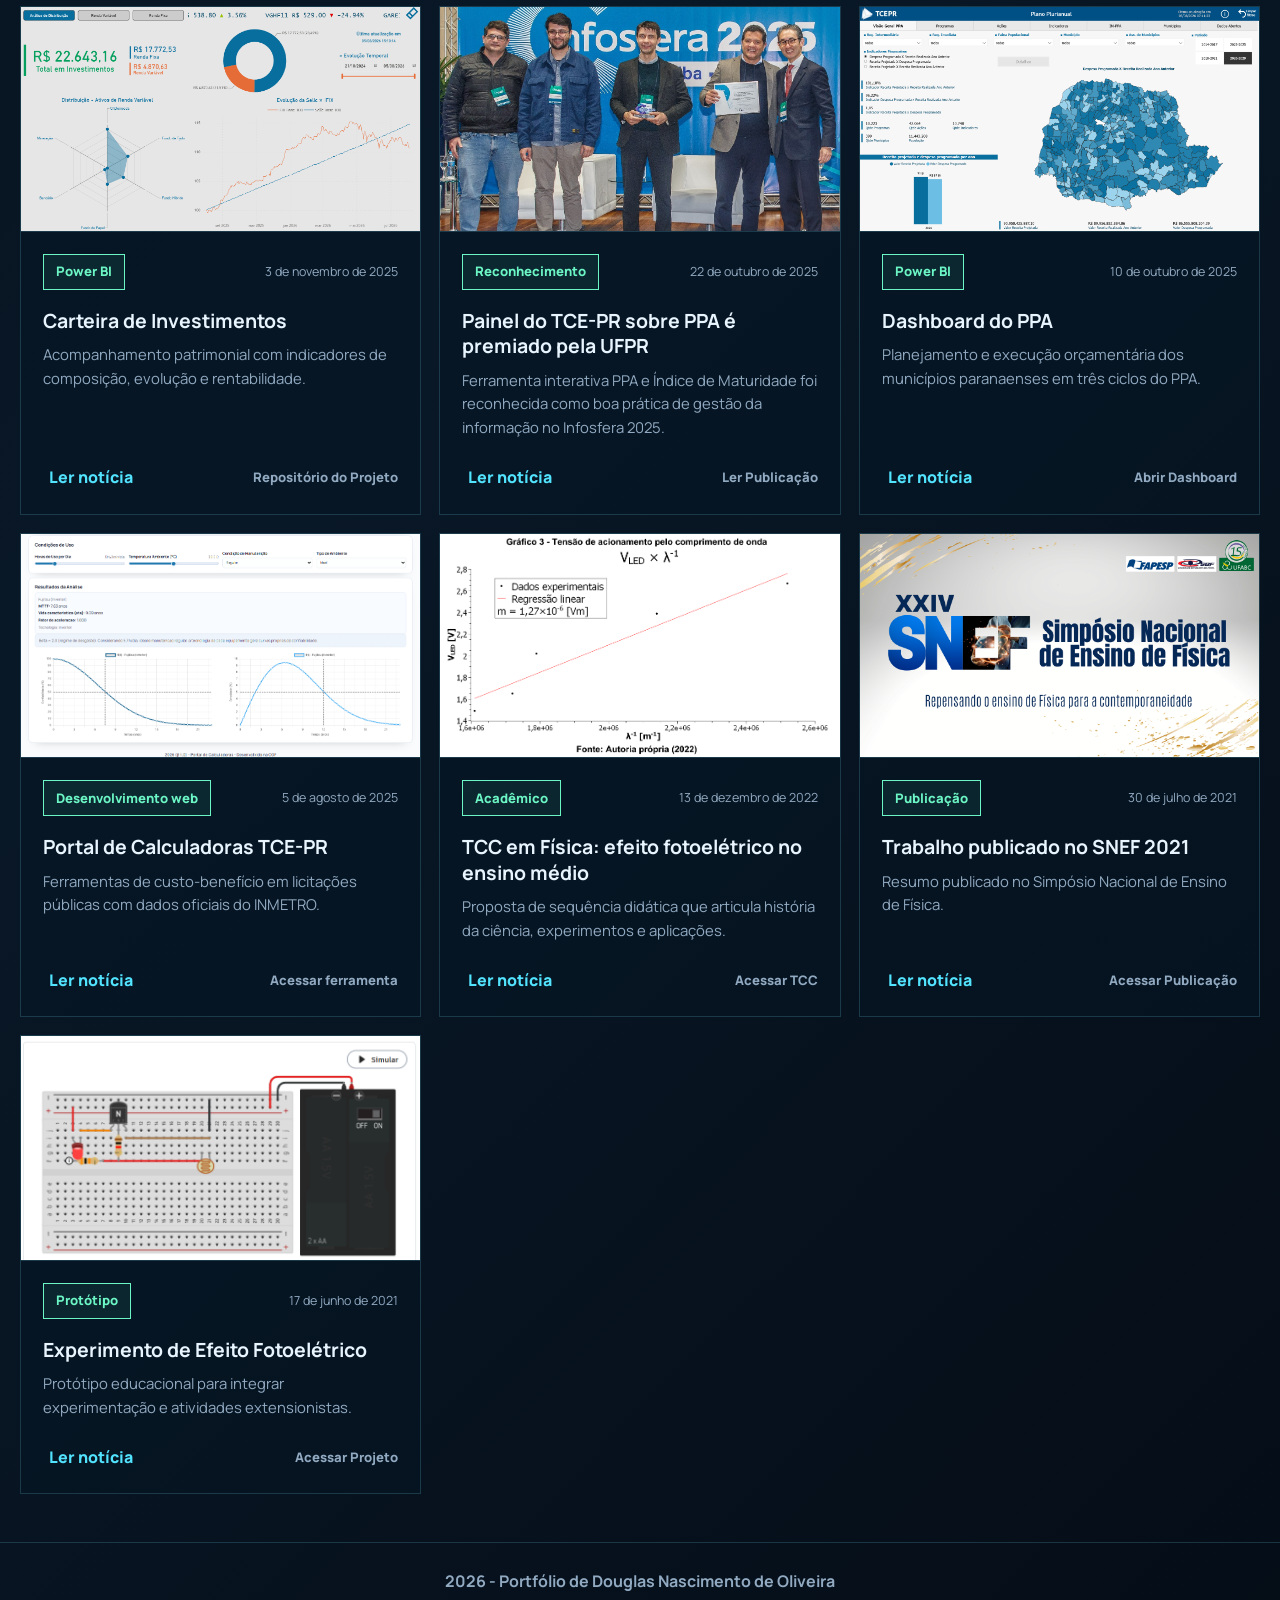
<file: portfolio.html>
<!DOCTYPE html>
<html lang="pt-BR">
<head>
    <meta charset="UTF-8">
    <meta name="viewport" content="width=device-width, initial-scale=1.0">
    <title>Portfólio | Notícias</title>
    <link rel="preconnect" href="https://fonts.googleapis.com">
    <link rel="preconnect" href="https://fonts.gstatic.com" crossorigin>
    <link href="https://fonts.googleapis.com/css2?family=Manrope:wght@400;600;700;800&display=swap" rel="stylesheet">
    <link href="https://unpkg.com/boxicons@2.1.4/css/boxicons.min.css" rel="stylesheet" integrity="sha384-42kyIPf7HDYLkGffmxDhSx/3Z/53wGBs3nD6wEFxsbeDc7rMO6mkYbkAcpRsnMU2" crossorigin="anonymous">
    <link rel="icon" type="image/png" href="assets/favicon.png">
    <link rel="stylesheet" href="assets/css/main.css">
    <link rel="stylesheet" href="assets/css/pages/portfolio.css">
    <script src="assets/js/site.js" defer></script>
    <script src="assets/js/portfolio-news-data.js" defer></script>
    <script src="assets/js/portfolio-news.js" defer></script>
</head>
<body>
    <header class="site-header">
        <div class="hero"><div class="hero-copy">
            <p class="eyebrow">Galeria de Projetos e Notícias</p>
            <h1>Portfólio</h1>
            <h2>Projetos, dados, pesquisa e desenvolvimento organizados como uma coleção de publicações.</h2>
        </div></div>
    </header>
    <main class="container">
        <nav class="site-nav" aria-label="Navegação principal">
            <button class="nav-toggle" type="button" aria-expanded="false" aria-label="Abrir navegação" data-nav-toggle><span></span><span></span><span></span></button>
            <div class="tabs" data-nav-menu>
                <a class="tab-link" href="index.html">Sobre Mim</a><a class="tab-link active" href="portfolio.html">Portfólio</a><a class="tab-link" href="investimentos.html">Investimentos</a><a class="tab-link" href="shows.html">Shows</a><a class="tab-link" href="contato.html">Contato</a>
                <div class="tab-dropdown" data-dropdown><a class="tab-link" href="minigames.html">Mini Games</a><button class="dropdown-toggle" type="button" aria-expanded="false" aria-label="Abrir submenu de Mini Games" data-dropdown-toggle>+</button><div class="dropdown-menu"><a class="dropdown-link" href="minigames.html">Snake</a><a class="dropdown-link" href="minigames.html?game=pong">Pong</a><a class="dropdown-link" href="minigames.html?game=arkanoid">Arkanoid</a></div></div>
            </div>
        </nav>
        <section class="news-section" aria-labelledby="news-title">
            <div class="news-section-heading">
                <!--
                <p class="eyebrow">Galeria de Projetos e Notícias</p>
                <h2 id="news-title">Projetos em Destaque</h2>
                -->
            </div>
            <div class="news-feed" data-news-feed aria-live="polite"></div>
        </section>
    </main>
    <dialog class="news-dialog" data-news-dialog aria-label="Leitura da notícia"><button class="news-dialog-close" type="button" data-news-dialog-close aria-label="Fechar notícia">×</button><article data-news-dialog-content></article></dialog>
    <footer class="footer">2026 - Portfólio de Douglas Nascimento de Oliveira</footer>
</body>
</html>
</file>
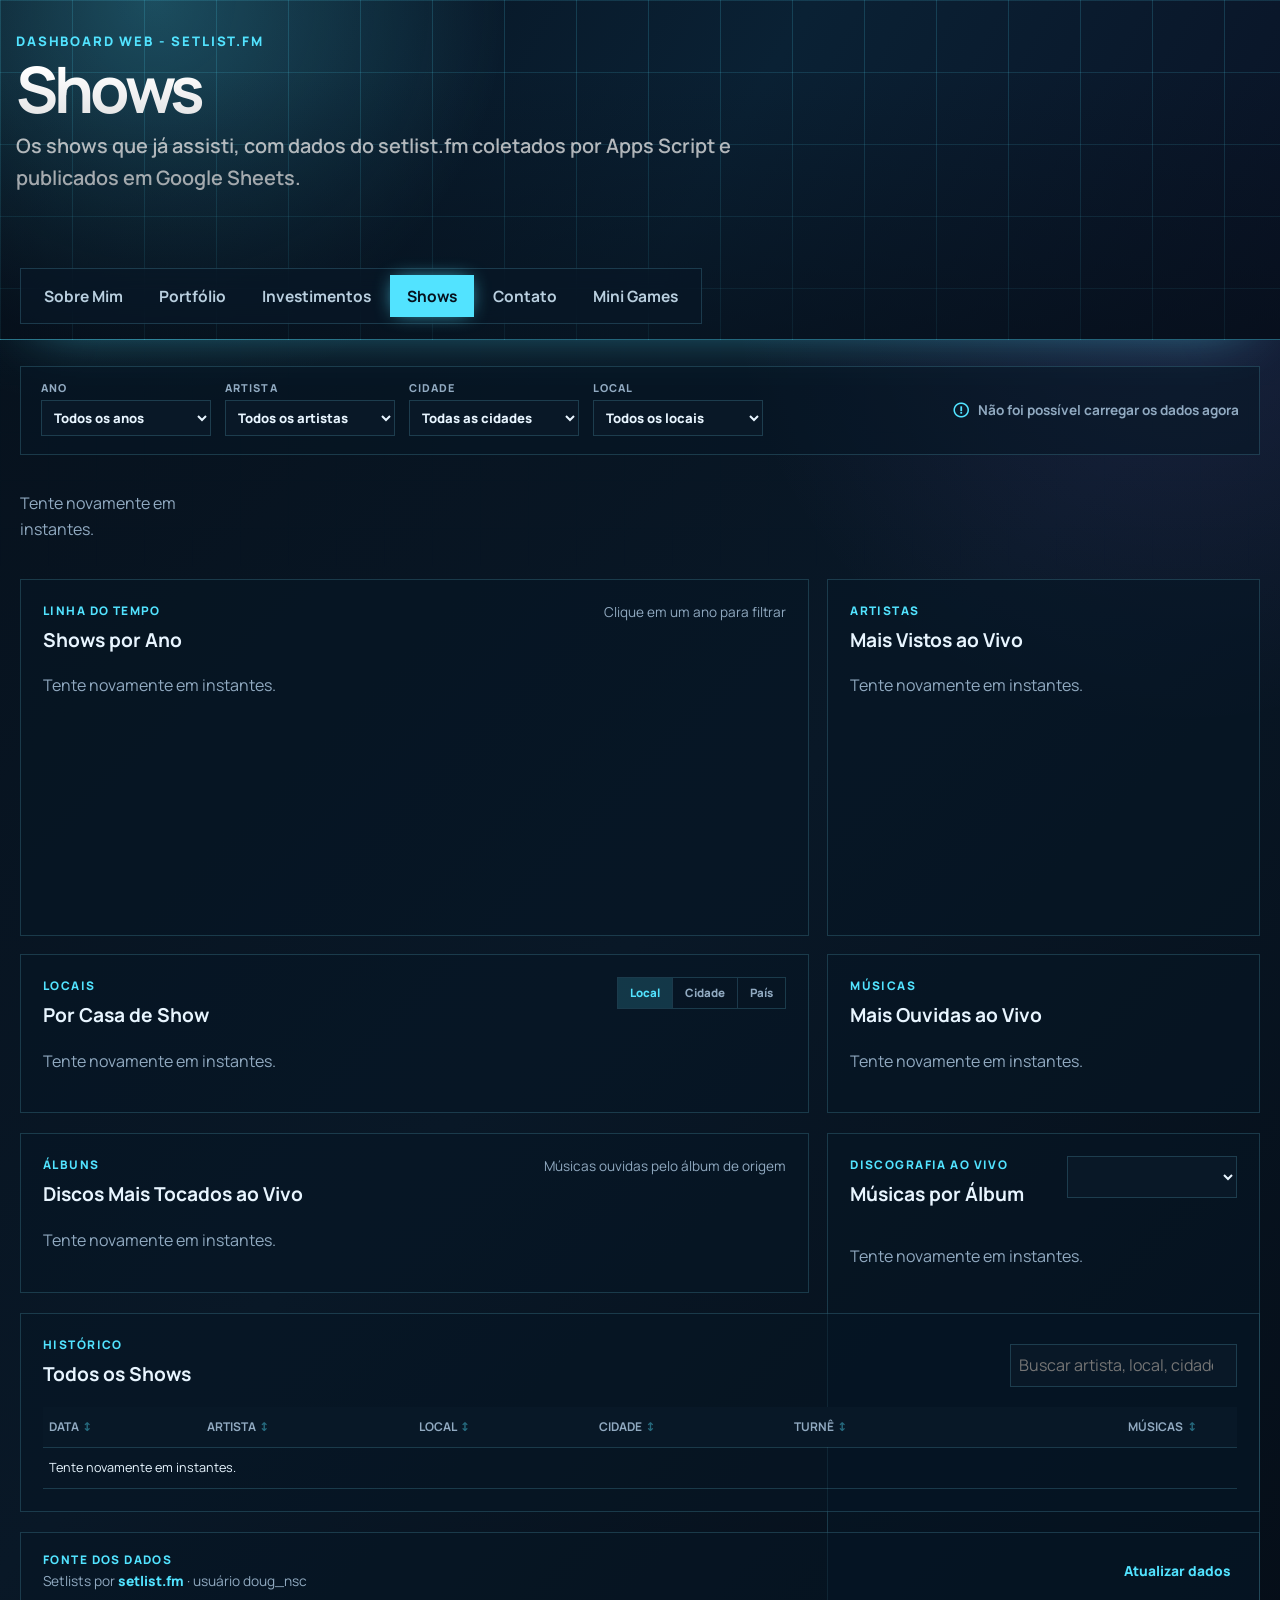
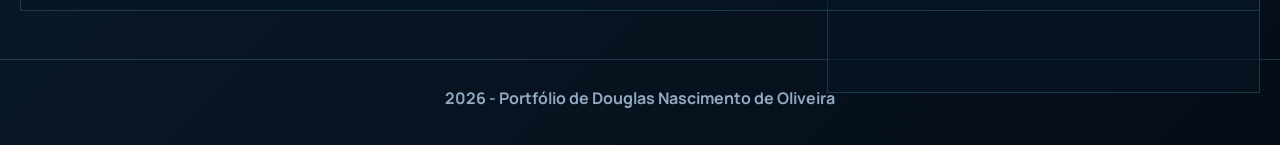
<file: shows.html>
<!DOCTYPE html>
<html lang="pt-BR">
<head>
  <meta charset="UTF-8">
  <meta name="viewport" content="width=device-width, initial-scale=1.0">
  <title>Shows | Portfólio</title>
  <link rel="preconnect" href="https://fonts.googleapis.com">
  <link rel="preconnect" href="https://fonts.gstatic.com" crossorigin>
  <link href="https://fonts.googleapis.com/css2?family=Manrope:wght@400;600;700;800&display=swap" rel="stylesheet">
  <link href="https://unpkg.com/boxicons@2.1.4/css/boxicons.min.css" rel="stylesheet" integrity="sha384-42kyIPf7HDYLkGffmxDhSx/3Z/53wGBs3nD6wEFxsbeDc7rMO6mkYbkAcpRsnMU2" crossorigin="anonymous">
  <link rel="icon" type="image/png" href="assets/favicon.png">
  <link rel="stylesheet" href="assets/css/main.css">
  <link rel="stylesheet" href="assets/css/pages/shows.css">
  <script src="assets/js/site.js" defer></script>
  <script src="assets/js/shows.js" defer></script>
</head>
<body>
  <header class="site-header"><div class="hero"><div class="hero-copy"><p class="eyebrow">DASHBOARD WEB - SETLIST.FM</p><h1>Shows</h1><h2>Os shows que já assisti, com dados do setlist.fm coletados por Apps Script e publicados em Google Sheets.</h2></div></div></header>
  <main class="container">
    <nav class="site-nav" aria-label="Navegação principal">
      <button class="nav-toggle" type="button" aria-expanded="false" aria-label="Abrir navegação" data-nav-toggle><span></span><span></span><span></span></button>
      <div class="tabs" data-nav-menu>
        <a class="tab-link" href="index.html">Sobre Mim</a><a class="tab-link" href="portfolio.html">Portfólio</a><a class="tab-link" href="investimentos.html">Investimentos</a><a class="tab-link active" href="shows.html">Shows</a><a class="tab-link" href="contato.html">Contato</a>
        <div class="tab-dropdown" data-dropdown><a class="tab-link" href="minigames.html">Mini Games</a><button class="dropdown-toggle" type="button" aria-expanded="false" aria-label="Abrir submenu de Mini Games" data-dropdown-toggle>+</button><div class="dropdown-menu"><a class="dropdown-link" href="minigames.html">Snake</a><a class="dropdown-link" href="minigames.html?game=pong">Pong</a><a class="dropdown-link" href="minigames.html?game=arkanoid">Arkanoid</a></div></div>
      </div>
    </nav>

    <section class="html-dashboard shows-dashboard" aria-label="Dashboard de shows">
      <div class="dashboard-meta">
        <div class="shows-filters" role="group" aria-label="Filtros do dashboard">
          <label><span>Ano</span><select class="dashboard-select" data-filter="year"><option value="all">Todos os anos</option></select></label>
          <label><span>Artista</span><select class="dashboard-select" data-filter="artist"><option value="all">Todos os artistas</option></select></label>
          <label><span>Cidade</span><select class="dashboard-select" data-filter="city"><option value="all">Todas as cidades</option></select></label>
          <label><span>Local</span><select class="dashboard-select" data-filter="venue"><option value="all">Todos os locais</option></select></label>
          <button class="text-button shows-filters-clear" type="button" data-filters-clear hidden><i class="bx bx-x" aria-hidden="true"></i> Limpar filtros</button>
        </div>
        <div class="dashboard-status" data-dashboard-status><i class="bx bx-loader-alt"></i> Carregando shows…</div>
      </div>

      <div class="dashboard-kpis" data-shows-kpis></div>

      <div class="shows-grid">
        <section class="dashboard-panel shows-panel-years">
          <div class="panel-heading"><div><p class="panel-label">Linha do tempo</p><h3>Shows por Ano</h3></div><span class="panel-note">Clique em um ano para filtrar</span></div>
          <div class="shows-years-chart" data-years-chart></div>
        </section>
        <section class="dashboard-panel shows-panel-artists">
          <div class="panel-heading"><div><p class="panel-label">Artistas</p><h3>Mais Vistos ao Vivo</h3></div></div>
          <div data-artists-ranking></div>
        </section>
        <section class="dashboard-panel shows-panel-places">
          <div class="panel-heading"><div><p class="panel-label">Locais</p><h3 data-places-title>Por Casa de Show</h3></div>
            <div class="shows-toggle" role="group" aria-label="Agrupar locais por"><button type="button" class="shows-toggle-button active" aria-pressed="true" data-place-mode="venue">Local</button><button type="button" class="shows-toggle-button" aria-pressed="false" data-place-mode="city">Cidade</button><button type="button" class="shows-toggle-button" aria-pressed="false" data-place-mode="country">País</button></div>
          </div>
          <div data-places-ranking></div>
        </section>
        <section class="dashboard-panel shows-panel-songs">
          <div class="panel-heading"><div><p class="panel-label">Músicas</p><h3>Mais Ouvidas ao Vivo</h3></div></div>
          <div data-songs-ranking></div>
        </section>
      </div>

      <div class="shows-albums-grid">
        <section class="dashboard-panel shows-panel-album-wall">
          <div class="panel-heading"><div><p class="panel-label">Álbuns</p><h3>Discos Mais Tocados ao Vivo</h3></div><span class="panel-note">Músicas ouvidas pelo álbum de origem</span></div>
          <div data-album-wall></div>
        </section>
        <section class="dashboard-panel shows-panel-album-donut">
          <div class="panel-heading"><div><p class="panel-label">Discografia ao vivo</p><h3>Músicas por Álbum</h3></div>
            <select class="dashboard-select shows-album-select" data-album-artist aria-label="Escolher artista"></select>
          </div>
          <div data-album-donut></div>
        </section>
      </div>

      <section class="dashboard-panel shows-panel-history">
        <div class="panel-heading">
          <div><p class="panel-label">Histórico</p><h3>Todos os Shows</h3></div>
          <div class="shows-history-tools"><span class="panel-note" data-history-count></span><input class="dashboard-select shows-search" type="search" placeholder="Buscar artista, local, cidade…" aria-label="Buscar no histórico" data-history-search></div>
        </div>
        <div class="dashboard-table-wrap shows-table-wrap">
          <table class="dashboard-table shows-table">
            <thead><tr><th><button type="button" data-history-sort="date">Data</button></th><th><button type="button" data-history-sort="artist">Artista</button></th><th><button type="button" data-history-sort="venue">Local</button></th><th><button type="button" data-history-sort="city">Cidade</button></th><th><button type="button" data-history-sort="tour">Turnê</button></th><th><button type="button" data-history-sort="songs">Músicas</button></th><th><span class="visually-hidden">Setlist</span></th></tr></thead>
            <tbody data-history-table></tbody>
          </table>
        </div>
      </section>

      <section class="dashboard-sources"><div><p class="panel-label">Fonte dos dados</p><p>Setlists por <a href="https://www.setlist.fm/user/doug_nsc" target="_blank" rel="noopener">setlist.fm</a> · usuário doug_nsc</p></div><button class="text-button" type="button" data-dashboard-reload>Atualizar dados</button></section>
      <button class="back-to-top" type="button" data-back-to-top aria-label="Voltar ao topo"><i class="bx bx-up-arrow-alt" aria-hidden="true"></i></button>
    </section>
  </main>
  <footer class="footer">2026 - Portfólio de Douglas Nascimento de Oliveira</footer>
</body>
</html>
</file>
<file: assets/css/main.css>
/* ==========================================================================
   ESTILOS COMPARTILHADOS — carregado em todas as páginas.
   Cada página carrega também o seu próprio arquivo em css/pages/.

   Organização:
     base/        tokens (variáveis), reset e utilitários de texto
     layout/      estrutura que se repete em toda página
     components/  peças reutilizáveis (cards, botões, badges, formulários)
     pages/       estilos exclusivos de uma página

   A ordem dos imports importa: arquivos de baixo podem sobrescrever os de cima.
   ========================================================================== */

@import url("base/tokens.css");
@import url("base/reset.css");
@import url("base/text.css");

@import url("layout/header.css");
@import url("layout/nav.css");
@import url("layout/container.css");
@import url("layout/footer.css");

@import url("components/card.css");
@import url("components/badge.css");
@import url("components/button.css");
@import url("components/form.css");
</file>
<file: assets/css/pages/home.css>
/* ==========================================================================
   PÁGINA: SOBRE MIM (index.html)
   ========================================================================== */

.profile-summary {
  display: grid;
  grid-template-columns: minmax(180px, 240px) minmax(0, 1fr);
  gap: 28px;
  align-items: center;

  @media (max-width: 760px) {
    grid-template-columns: 1fr;
  }
}

.profile-photo {
  justify-self: center;
  width: 100%;
  max-width: 228px;
  border: 1px solid rgba(82, 227, 255, 0.45);
  box-shadow: 12px 12px 0 rgba(160, 117, 255, 0.15);
}

/* Card de ferramentas: lista ocupa a altura toda e distribui os itens */
.tools-card {
  grid-template-rows: auto 1fr;
  gap: 0;

  & .bullet-list {
    height: 100%;
    align-content: space-between;
  }
}

/* Card que serve apenas como título de seção */
.compact-heading {
  padding-block: 16px;

  & h2 {
    margin-bottom: 0;
  }
}
</file>
<file: assets/css/pages/contato.css>
/* ==========================================================================
   PÁGINA: CONTATO
   ========================================================================== */

.contact-layout {
  display: grid;
  grid-template-columns: repeat(2, minmax(0, 1fr));
  gap: 26px;
  width: min(1280px, 100%);
  margin: 0 auto;

  & .card {
    margin-bottom: 0;
  }

  @media (max-width: 900px) {
    grid-template-columns: 1fr;
  }
}

/* Canais de contato (e-mail, redes) */
.contact-channel-grid {
  display: grid;
  grid-template-columns: repeat(2, minmax(0, 1fr));
  gap: 16px;
  margin-top: 26px;

  & .contact-channel:last-child {
    grid-column: 1 / -1;
  }

  @media (max-width: 760px) {
    grid-template-columns: 1fr;

    & .contact-channel:last-child {
      grid-column: auto;
    }
  }
}

.contact-channel {
  align-content: start;
  min-height: 164px;
  color: var(--text);

  &:hover {
    color: var(--text);
  }
}

.channel-icon {
  color: var(--primary);
  font-size: 1.7rem;
  line-height: 1;
}

.channel-name {
  font-size: 1.08rem;
  font-weight: 800;
}

.channel-detail {
  color: var(--muted);
  font-size: 0.88rem;
  line-height: 1.5;
}

/* Formulário */
.contact-form {
  display: grid;
  gap: 14px;
}

.form-row {
  display: grid;
  grid-template-columns: repeat(auto-fit, minmax(220px, 1fr));
  gap: 18px;
}

.form-status {
  min-height: 24px;
  margin-top: 2px;
  font-size: 0.92rem;
  font-weight: 700;

  &.success { color: var(--success); }
  &.error { color: var(--danger); }
}
</file>
<file: assets/css/pages/investimentos.css>
/* ==========================================================================
   PÁGINA: INVESTIMENTOS
   O dashboard é grande, então foi dividido por assunto em investimentos/.
   ========================================================================== */

@import url("investimentos/layout.css");      /* estrutura, painéis, ticker, rodapé de fontes */
@import url("investimentos/kpis.css");        /* cartões de indicadores e seções por classe de ativo */
@import url("investimentos/charts.css");      /* gráfico de cotação, evolução e renda fixa */
@import url("investimentos/year-range.css");  /* filtro de anos (slider duplo) dos gráficos de colunas */
@import url("investimentos/allocation.css");  /* rosca de alocação e legenda */
@import url("investimentos/tables.css");      /* tabela de posições, renda fixa e movimentações */
@import url("investimentos/tooltips.css");    /* tooltips flutuantes dos gráficos e tabela */
</file>
<file: assets/css/pages/minigames.css>
/* ==========================================================================
   PÁGINA: MINI GAMES
   Layout: tabuleiro (esquerda) + painel de controles (direita).
   ========================================================================== */

.snake-layout {
  grid-template-columns: minmax(0, 1.35fr) minmax(320px, 0.8fr);
  align-items: start;

  & > * {
    height: 100%;
  }

  @media (max-width: 900px) {
    grid-template-columns: 1fr;

    & > * {
      height: auto;
    }
  }
}

/* ---------- Área do jogo ---------- */

.snake-stage {
  display: grid;
  gap: 14px;
}

.game-stage-header {
  display: grid;
  grid-template-columns: 0 minmax(0, 1fr) auto;
  align-items: center;
  gap: 12px;
  min-height: 56px;

  @media (max-width: 900px) {
    grid-template-columns: 1fr;
    min-height: 0;
  }
}

.game-stage-spacer {
  display: none;
}

.game-stage-title {
  justify-self: start;
  margin: 0 0 8px;
  font-size: 1.18rem;
  line-height: 1.1;
  text-align: left;
  white-space: nowrap;

  @media (max-width: 760px) {
    font-size: 1.1rem;
  }
}

.game-stage-meta {
  display: flex;
  align-items: center;
  justify-content: flex-end;
  gap: 18px;
  min-width: 0;

  @media (max-width: 900px) {
    justify-content: center;
  }
}

.game-stage-scoreboard {
  display: flex;
  flex: 0 0 auto;
  justify-content: flex-end;
  gap: 10px;

  @media (max-width: 900px) {
    justify-content: center;
  }
}

.game-stage-chip {
  display: inline-flex;
  align-items: center;
  justify-content: center;
  gap: 6px;
  min-width: 96px;
  padding: 8px 12px;
  border: 1px solid rgba(82, 227, 255, 0.32);
  background: var(--primary-tint);
  color: var(--primary);
  font-size: 0.88rem;
  font-weight: 800;
  white-space: nowrap;
}

.game-lives {
  display: flex;
  flex: 0 0 auto;
  align-items: center;
  gap: 8px;
  order: -1;
  min-width: 52px;
  margin-right: 6px;
}

.game-life-icon {
  color: #ff4f6f;
  font-size: 1.3rem;
  line-height: 1;
  filter: drop-shadow(0 2px 6px rgba(255, 79, 111, 0.22));

  &.empty {
    color: #b8c5d8;
    filter: none;
  }
}

.snake-board-shell {
  padding: 16px;
  border: 1px solid var(--border);
  background: rgba(5, 19, 33, 0.54);

  @media (max-width: 760px) {
    padding: 12px;
  }
}

.snake-board {
  display: block;
  width: 100%;
  max-width: 760px;
  aspect-ratio: 16 / 9;
  margin: 0 auto;
  border: 1px solid rgba(82, 227, 255, 0.54);
  background: #0c1f30;
  box-shadow: 0 0 26px -16px var(--primary);
}

/* ---------- Painel lateral ---------- */

.snake-panel {
  display: flex;
  flex-direction: column;
  gap: 18px;
}

.control-section {
  display: flex;
  flex: 1;
  align-items: center;
  justify-content: center;
  text-align: center;
}

/* Direcional: ↑ em cima, ← ↓ → embaixo */
.game-pad {
  display: grid;
  grid-template-columns: repeat(3, minmax(74px, 92px));
  justify-content: center;
  gap: 12px;
  margin: 0 auto;

  @media (max-width: 760px) {
    grid-template-columns: repeat(3, minmax(70px, 1fr));
    width: 100%;
    max-width: 320px;
  }
}

/* Variante de .btn: sobrescreve tamanho e aparência */
.control-btn {
  width: 100%;
  min-height: 74px;
  padding: 0;
  border: 1px solid rgba(82, 227, 255, 0.5);
  background: rgba(82, 227, 255, 0.12);
  font-size: 1.9rem;
  font-weight: 800;

  &:hover {
    background: rgba(82, 227, 255, 0.25);
  }

  & svg {
    display: block;
    width: 48px;
    height: 48px;
    overflow: visible;
    user-select: none;
    pointer-events: none;
  }

  & path {
    fill: none;
    stroke: #ffffff;
    stroke-width: 3.25;
    stroke-linecap: round;
    stroke-linejoin: round;
  }

  &.up { grid-column: 2; }
  &.left { grid-column: 1; grid-row: 2; }
  &.down { grid-column: 2; grid-row: 2; }
  &.right { grid-column: 3; grid-row: 2; }

  @media (max-width: 760px) {
    min-height: 68px;
    font-size: 1.7rem;

    & svg {
      width: 44px;
      height: 44px;
    }
  }
}

/* Dica + status do jogo, presos ao rodapé do painel */
.snake-actions {
  display: flex;
  flex: 0 0 auto;
  flex-direction: column;
  flex-wrap: wrap;
  gap: 12px;
  margin-top: auto;

  & .notice {
    flex: 0 0 auto;
    padding: 16px 18px;
  }
}

.game-inline-tip {
  color: var(--muted);
  font-size: 0.96rem;
  font-weight: 700;
  text-align: center;
}
</file>
<file: assets/css/pages/portfolio.css>
/* ==========================================================================
   PÁGINA: PORTFÓLIO
   Feed de projetos (cards gerados por portfolio-news.js) e modal de leitura.
   ========================================================================== */

.news-section-heading {
  max-width: 720px;
  margin-bottom: 28px;

  & .eyebrow {
    margin: 0 0 6px;
    color: var(--primary);
    font-weight: 800;
    letter-spacing: 0.12em;
    text-transform: uppercase;
  }

  & h2 {
    margin: 0 0 8px;
    font-size: clamp(2rem, 4vw, 3.4rem);
    letter-spacing: -0.065em;
  }
}

/* ---------- Feed ---------- */

.news-feed {
  display: grid;
  grid-template-columns: repeat(3, minmax(0, 1fr));
  gap: 18px;

  @media (max-width: 900px) {
    grid-template-columns: repeat(2, minmax(0, 1fr));
  }

  @media (max-width: 600px) {
    grid-template-columns: 1fr;
  }
}

.news-card {
  display: flex;
  flex-direction: column;
  border: 1px solid var(--border);
  background: var(--surface-panel);

  & h2 {
    margin: 0 0 10px;
    font-size: 1.22rem;
    line-height: 1.3;
  }

  & p {
    margin: 0;
    color: var(--muted);
    font-size: 0.93rem;
  }
}

/* O projeto mais recente ocupa duas colunas e mostra a imagem inteira,
   na proporção original (sem recorte) */
.news-card-featured {
  grid-column: span 2;

  & .news-card-image {
    aspect-ratio: auto;
  }

  @media (max-width: 600px) {
    grid-column: auto;
  }
}

.news-card-image {
  width: 100%;
  aspect-ratio: 16 / 9;
  object-fit: cover;
  border-bottom: 1px solid var(--border);
  cursor: pointer;

  &:focus-visible {
    outline: 2px solid var(--primary);
    outline-offset: -4px;
  }
}

.news-card-content {
  display: flex;
  flex: 1;
  flex-direction: column;
  align-items: flex-start;
  padding: 22px;

  @media (max-width: 600px) {
    padding: 18px;
  }
}

.news-card-meta {
  display: flex;
  align-items: center;
  justify-content: space-between;
  gap: 12px;
  width: 100%;
  margin-bottom: 18px;
  color: var(--muted);
  font-size: 0.78rem;

  & .badge {
    flex: 0 0 auto;
  }
}

.news-card-actions {
  display: flex;
  align-items: center;
  justify-content: space-between;
  gap: 12px;
  width: 100%;
  margin-top: auto;
  padding-top: 24px;
}

/* Links externos do card (um ou mais), alinhados à direita */
.news-direct-links {
  display: flex;
  flex-wrap: wrap;
  justify-content: flex-end;
  gap: 6px 16px;
}

/* Variante de .text-button */
.news-direct-link {
  color: var(--muted);
  font-size: 0.82rem;
}

/* ---------- Modal de leitura ---------- */

.news-dialog {
  width: min(920px, calc(100vw - 32px));
  max-height: min(88vh, 900px);
  padding: 0;
  border: 1px solid var(--border-strong);
  color: var(--text);
  background: var(--surface-solid);
  box-shadow: 0 0 60px rgba(0, 0, 0, 0.65);

  &::backdrop {
    background: rgba(1, 8, 15, 0.78);
    backdrop-filter: blur(5px);
  }
}

.news-dialog-close {
  position: sticky;
  top: 14px;
  right: 14px;
  z-index: 2;
  float: right;
  width: 38px;
  height: 38px;
  border: 1px solid var(--border-strong);
  background: rgba(5, 19, 33, 0.9);
  color: var(--primary);
  font-size: 1.6rem;
  cursor: pointer;
}

/* Espaçamento lateral comum às partes do modal */
.news-dialog-header,
.news-dialog-copy,
.news-dialog-footer {
  padding-inline: 34px;

  @media (max-width: 600px) {
    padding-inline: 20px;
  }
}

.news-dialog-header {
  padding-top: 28px;

  & h2 {
    margin: 10px 0 18px;
    font-size: clamp(1.65rem, 4vw, 2.5rem);
    line-height: 1.15;
  }
}

.news-dialog-author,
.news-dialog-date {
  display: block;
  margin: 0;
  color: var(--muted);
  font-size: 0.9rem;
}

.news-dialog-author {
  color: var(--text);
  font-weight: 800;
}

.news-dialog-date {
  margin-top: 2px;
}

.news-dialog-copy {
  padding-top: 6px;
  color: var(--muted);
}

.news-dialog-footer {
  margin-top: 24px;
  padding-top: 18px;
  padding-bottom: 34px;
  border-top: 1px solid var(--border);
  color: var(--muted);
  font-size: 0.9rem;

}

.news-dialog-links {
  display: flex;
  flex-wrap: wrap;
  gap: 12px;
  margin-top: 18px;
}

/* ---------- Galeria / carrossel do modal ---------- */

.news-dialog-gallery {
  margin: 24px 34px 0;

  @media (max-width: 600px) {
    margin: 20px 20px 0;
  }
}

.news-dialog-gallery > img,
.news-carousel-frame img {
  display: block;
  width: 100%;
  max-height: 480px;
  object-fit: cover;
  border: 1px solid var(--border);
  background: #06101b;
}

.news-carousel-frame {
  position: relative;
}

.news-carousel-control {
  position: absolute;
  top: 50%;
  width: 42px;
  height: 42px;
  transform: translateY(-50%);
  border: 1px solid var(--border-strong);
  background: rgba(5, 19, 33, 0.88);
  color: var(--primary);
  font-family: inherit;
  font-size: 2rem;
  font-weight: 800;
  line-height: 1;
  cursor: pointer;

  &:hover {
    background: var(--primary);
    color: var(--ink);
  }
}

.news-carousel-previous {
  left: 12px;

  @media (max-width: 600px) {
    left: 8px;
  }
}

.news-carousel-next {
  right: 12px;

  @media (max-width: 600px) {
    right: 8px;
  }
}

.news-carousel-counter {
  position: absolute;
  right: 12px;
  bottom: 12px;
  padding: 4px 8px;
  border: 1px solid var(--border);
  background: rgba(5, 19, 33, 0.86);
  color: var(--text);
  font-size: 0.78rem;
  font-weight: 800;
}
</file>
<file: assets/css/pages/shows.css>
/* ==========================================================================
   PÁGINA: SHOWS
   Reaproveita a base do dashboard de investimentos (painéis, KPIs, tabela)
   e acrescenta o gráfico por ano, os rankings e o tooltip flutuante.
   O HTML dinâmico é gerado por assets/js/shows.js.
   ========================================================================== */

@import url("investimentos/layout.css");  /* .html-dashboard, .dashboard-panel, .panel-heading, meta, fontes, voltar ao topo */
@import url("investimentos/kpis.css");    /* .dashboard-kpis / .dashboard-kpi */
@import url("investimentos/tables.css");  /* .dashboard-table e setas de ordenação */

/* ---------- Barra superior: filtros em cascata + status ---------- */

.shows-filters {
  display: flex;
  flex-wrap: wrap;
  align-items: end;
  gap: 10px 14px;

  /* Rótulo em cima do select */
  & label {
    display: grid;
    gap: 4px;
    color: var(--muted);
    font-size: 0.68rem;
    font-weight: 800;
    letter-spacing: 0.1em;
    text-transform: uppercase;
  }

  & .dashboard-select {
    width: 170px;
    min-width: 0;
    padding: 7px 8px;
    font-size: 0.82rem;
  }

  /* Filtro em uso: rótulo e borda em destaque */
  & label.is-active {
    color: var(--primary);

    & .dashboard-select {
      border-color: var(--primary);
    }
  }

  @media (max-width: 900px) {
    padding: 8px 0;
  }

  /* Celular: 2 filtros por linha */
  @media (max-width: 600px) {
    display: grid;
    grid-template-columns: repeat(2, minmax(0, 1fr));
    align-items: stretch;

    & .dashboard-select {
      width: 100%;
    }
  }
}

.shows-filters-clear {
  display: inline-flex;
  align-items: center;
  gap: 4px;
  min-height: 34px;
  padding: 0 4px;
  font-size: 0.8rem;

  &[hidden] {
    display: none;
  }

  @media (max-width: 600px) {
    grid-column: 1 / -1;
    justify-self: start;
  }
}

.shows-dashboard .dashboard-kpi {
  cursor: help;

  &:focus-visible {
    outline: 1px solid var(--primary);
    outline-offset: -1px;
  }
}

/* ---------- Grade: anos | artistas / locais | músicas ---------- */

.shows-grid {
  display: grid;
  grid-template-columns: minmax(0, 1.55fr) minmax(300px, 0.85fr);
  grid-template-areas:
    "years  artists"
    "places songs";
  gap: 18px;

  & > .shows-panel-years { grid-area: years; }
  & > .shows-panel-artists { grid-area: artists; }
  & > .shows-panel-places { grid-area: places; }
  & > .shows-panel-songs { grid-area: songs; }

  @media (max-width: 900px) {
    grid-template-columns: 1fr;
    grid-template-areas: "years" "artists" "places" "songs";
  }
}

/* O gráfico ocupa a altura que sobrar no painel (que acompanha o ranking ao lado) */
.shows-panel-years {
  display: flex;
  flex-direction: column;
}

.shows-years-chart {
  position: relative;
  flex: 1;
  min-height: 240px;

  /* Absoluto: o SVG não influencia o tamanho do contêiner (evita laço no ResizeObserver) */
  & svg {
    position: absolute;
    inset: 0;
    display: block;
    overflow: visible;
  }

  & > p {
    margin: 0;
  }
}

.shows-grid-line {
  stroke: rgba(125, 224, 255, 0.1);
  stroke-width: 1;
}

.shows-year-bar {
  fill: var(--chart-principal);
  transition: fill 0.15s ease, opacity 0.15s ease;
}

.shows-year-value {
  fill: var(--text);
  font-size: 11px;
  font-weight: 800;
  text-anchor: middle;
}

.shows-axis-label {
  fill: var(--muted);
  font-size: 10px;
  font-weight: 700;
  text-anchor: middle;
}

.shows-year-hit {
  fill: transparent;
  cursor: pointer;
  outline: none;
}

.shows-year {
  &:hover .shows-year-bar,
  &:has(.shows-year-hit:focus-visible) .shows-year-bar,
  &.is-selected .shows-year-bar {
    fill: var(--primary);
  }

  &.is-selected .shows-axis-label {
    fill: var(--primary);
  }

  &.is-dimmed .shows-year-bar {
    opacity: 0.35;
  }

  &.is-dimmed:hover .shows-year-bar {
    opacity: 0.8;
  }
}

/* ---------- Rankings (artistas, locais, músicas) ---------- */

.shows-ranking {
  display: grid;
  gap: 4px;
  margin: 0;
  padding: 0;
  list-style: none;
}

.shows-rank {
  --rank-color: var(--primary);

  display: grid;
  grid-template-columns: 22px minmax(0, 1fr) auto;
  align-items: center;
  gap: 10px;
  padding: 6px 8px;
  border: 1px solid transparent;
  cursor: help;
  transition: background 0.15s ease, border-color 0.15s ease;

  &:hover,
  &:focus-visible {
    outline: none;
    border-color: var(--border);
    background: var(--primary-tint);
  }
}

.shows-panel-places .shows-rank { --rank-color: var(--success); }
.shows-panel-songs .shows-rank { --rank-color: var(--accent); }

.shows-rank-position {
  color: var(--muted);
  font-size: 0.74rem;
  font-weight: 800;
  text-align: center;
}

.shows-rank-body {
  display: grid;
  gap: 5px;
  min-width: 0;
}

.shows-rank-name {
  display: flex;
  align-items: baseline;
  gap: 8px;
  min-width: 0;
  font-size: 0.86rem;

  & b,
  & small {
    overflow: hidden;
    text-overflow: ellipsis;
    white-space: nowrap;
  }

  & b {
    flex-shrink: 0;
    max-width: 100%;
    color: var(--text);
  }

  & small {
    color: var(--muted);
    font-size: 0.72rem;
  }
}

.shows-rank-bar {
  height: 4px;
  background: rgba(125, 224, 255, 0.08);

  & i {
    display: block;
    height: 100%;
    background: var(--rank-color);
    box-shadow: 0 0 10px -3px var(--rank-color);
  }
}

.shows-rank-value {
  min-width: 26px;
  color: var(--text);
  font-size: 0.95rem;
  text-align: right;
}

/* Botões Local / Cidade / País */
.shows-toggle {
  display: inline-flex;
  flex-shrink: 0;
  border: 1px solid var(--border);
}

.shows-toggle-button {
  min-height: 30px;
  padding: 0 12px;
  border: 0;
  background: rgba(7, 22, 37, 0.48);
  color: var(--muted);
  font: inherit;
  font-size: 0.72rem;
  font-weight: 800;
  cursor: pointer;

  & + & {
    border-left: 1px solid var(--border);
  }

  &:hover,
  &.active {
    background: var(--primary-tint-strong);
    color: var(--primary);
  }

  @media (max-width: 430px) {
    padding: 0 9px;
  }
}

/* ---------- Histórico ---------- */

.shows-history-tools {
  display: flex;
  flex-wrap: wrap;
  align-items: center;
  justify-content: flex-end;
  gap: 8px 14px;

  @media (max-width: 600px) {
    justify-content: flex-start;
    width: 100%;
  }
}

.shows-panel-history .panel-heading {
  @media (max-width: 600px) {
    flex-direction: column;
  }
}

.shows-search {
  width: min(280px, 100%);

  &:focus {
    outline: none;
    border-color: var(--primary);
  }

  @media (max-width: 600px) {
    width: 100%;
  }
}

.shows-table-wrap {
  max-height: 560px;
}

/* Texto alinhado à esquerda; só a contagem de músicas e o link à direita */
.shows-table {
  & th,
  & td {
    text-align: left;
  }

  & th:nth-child(n + 6),
  & td:nth-child(n + 6) {
    text-align: right;
  }

  & tbody tr {
    cursor: help;
    transition: background 0.15s ease;

    &:hover {
      background: var(--primary-tint);
    }
  }

  & td small {
    display: inline;
    color: var(--muted);
  }
}

.shows-setlist-link {
  display: inline-flex;
  align-items: center;
  gap: 4px;
  color: var(--primary);
  font-weight: 800;

  &:hover {
    color: #fff;
  }
}

.dashboard-sources a {
  color: var(--primary);
  font-weight: 800;
}

/* ---------- Tooltip flutuante (posicionado pelo JS) ---------- */

.shows-tooltip {
  position: fixed;
  z-index: 40;
  display: none;
  gap: 10px;
  width: max-content;
  max-width: min(340px, calc(100vw - 24px));
  padding: 14px 16px;
  border: 1px solid rgba(82, 227, 255, 0.72);
  background: rgba(5, 20, 34, 0.9);
  box-shadow: 0 18px 35px rgba(0, 0, 0, 0.42), 0 0 24px -12px var(--primary);
  color: var(--text);
  font-size: 0.8rem;
  line-height: 1.4;
  pointer-events: none;
  backdrop-filter: blur(12px);

  &.is-visible {
    display: grid;
  }

  & h4 {
    margin: 0;
    color: var(--primary);
    font-size: 0.98rem;
  }

  & p {
    margin: 0;
    color: var(--muted);
  }

  & b {
    color: var(--text);
  }
}

.shows-tip-sub {
  margin-top: -6px !important;
  font-size: 0.74rem;
}

.shows-tip-hint {
  color: var(--primary) !important;
  font-size: 0.72rem;
  font-weight: 700;
}

.shows-tip-grid {
  display: grid;
  grid-template-columns: repeat(2, minmax(0, 1fr));
  gap: 10px 16px;
  min-width: 250px;
}

.shows-tip-item {
  display: grid;
  gap: 1px;
  padding-left: 10px;
  border-left: 3px solid var(--primary);

  & strong {
    font-size: 1rem;
  }

  & span {
    color: var(--muted);
    font-size: 0.72rem;
    font-weight: 800;
  }

  &.accent { border-color: var(--accent); }
  &.success { border-color: var(--success); }
  &.warm { border-color: var(--chart-gain); }
}

.shows-tip-list,
.shows-tip-setlist {
  display: grid;
  gap: 2px;
  margin: 0;
  color: var(--muted);
  font-size: 0.76rem;
}

.shows-tip-list,
.shows-tip-setlist {
  padding: 0;
  list-style: none;
}

/* Setlist em duas colunas lidas de cima para baixo
   (numeração explícita: o "Bis" não conta como música) */
.shows-tip-setlist {
  display: block;
  columns: 2;
  column-gap: 18px;
  color: var(--text);

  & li {
    margin-bottom: 2px;
    break-inside: avoid;
  }

  & span {
    display: inline-block;
    min-width: 20px;
    color: var(--muted);
    font-size: 0.68rem;
    font-weight: 800;
  }

  & small {
    color: var(--muted);
    font-size: 0.68rem;
  }
}

.shows-tip-more {
  color: var(--muted);
}

.shows-tip-encore {
  margin-top: 4px;
  color: var(--accent);
  font-size: 0.68rem;
  font-weight: 800;
  letter-spacing: 0.12em;
  list-style: none;
  text-transform: uppercase;
}

/* ==========================================================================
   ÁLBUNS (dados do MusicBrainz via Apps Script; capas do Cover Art Archive)
   ========================================================================== */

.shows-albums-grid {
  display: grid;
  grid-template-columns: minmax(0, 1.55fr) minmax(300px, 0.85fr);
  gap: 18px;

  @media (max-width: 900px) {
    grid-template-columns: 1fr;
  }
}

/* A rosca acompanha a altura da parede de capas (sem espaço ocioso à esquerda):
   height 0 tira o painel do cálculo da linha e min-height 100% o estica até ela.
   A legenda rola por dentro. */
.shows-panel-album-donut {
  display: flex;
  flex-direction: column;

  & > [data-album-donut] {
    flex: 1;
    min-height: 0;
  }

  /* O título não quebra por causa do select ao lado */
  & .panel-heading h3 {
    white-space: nowrap;
  }

  @media (min-width: 901px) {
    height: 0;
    min-height: max(100%, 560px);
  }
}

/* Clicar no artista do ranking abre os álbuns dele na rosca */
.shows-panel-artists .shows-rank {
  cursor: pointer;
}

.shows-album-select {
  width: 170px;
  min-width: 0;

  @media (max-width: 430px) {
    max-width: 150px;
  }
}

/* ---------- Capa (imagem ou ícone quando não há capa) ---------- */

.album-cover {
  display: block;
  flex-shrink: 0;
  aspect-ratio: 1;
  object-fit: cover;
  border: 1px solid var(--border);
  background:
    linear-gradient(135deg, rgba(82, 227, 255, 0.06), rgba(160, 117, 255, 0.06)),
    var(--surface-solid);

  &.is-empty {
    display: grid;
    place-items: center;
    color: var(--muted);
    background: linear-gradient(135deg, rgba(82, 227, 255, 0.08), rgba(160, 117, 255, 0.08));
  }

  &.is-special {
    color: var(--text);
    background: var(--slice-color);
    border-color: transparent;
  }
}

.album-cover-sm {
  width: 34px;
  font-size: 1rem;
}

.album-cover-lg {
  width: 100%;
  font-size: 2.2rem;
}

.album-cover-tip {
  width: 76px;
  font-size: 1.6rem;
}

/* ---------- Parede de capas ---------- */

/* 4 por linha no desktop (3 linhas para os 12 discos): a altura da parede
   define a do painel da rosca ao lado */
.album-wall {
  display: grid;
  grid-template-columns: repeat(4, minmax(0, 1fr));
  gap: 16px 14px;
  margin: 0;
  padding: 0;
  list-style: none;

  @media (max-width: 900px) {
    grid-template-columns: repeat(auto-fill, minmax(118px, 1fr));
  }

  @media (max-width: 430px) {
    grid-template-columns: repeat(2, minmax(0, 1fr));
    gap: 12px 10px;
  }
}

.album-card {
  display: grid;
  gap: 4px;
  min-width: 0;
  cursor: help;
  outline: none;

  & small {
    overflow: hidden;
    color: var(--muted);
    font-size: 0.7rem;
    text-overflow: ellipsis;
    white-space: nowrap;
  }

  &:hover .album-cover,
  &:focus-visible .album-cover {
    border-color: var(--primary);
    box-shadow: 0 0 22px -8px var(--primary);
  }
}

.album-card-art {
  position: relative;
  display: block;
  margin-bottom: 4px;

  & .album-cover {
    transition: border-color 0.15s ease, box-shadow 0.15s ease;
  }
}

.album-card-rank,
.album-card-plays {
  position: absolute;
  top: 6px;
  padding: 2px 7px;
  font-size: 0.72rem;
  line-height: 1.4;
}

.album-card-rank {
  left: 6px;
  color: var(--muted);
  background: rgba(5, 20, 34, 0.86);
}

.album-card-plays {
  right: 6px;
  color: var(--ink);
  background: var(--primary);
}

.album-card-title {
  overflow: hidden;
  color: var(--text);
  font-size: 0.82rem;
  font-weight: 800;
  text-overflow: ellipsis;
  white-space: nowrap;
}

/* ---------- Rosca por álbum ---------- */

.album-donut {
  display: grid;
  grid-template-rows: auto minmax(0, 1fr);
  justify-items: center;
  gap: 18px;
  height: 100%;
}

.album-donut-ring {
  position: relative;
  width: min(220px, 100%);

  & svg {
    display: block;
    width: 100%;
    overflow: visible;
  }
}

.album-slice {
  fill: none;
  cursor: help;
  outline: none;
  transition: stroke-width 0.15s ease, opacity 0.15s ease;

  &:hover,
  &:focus-visible {
    stroke-width: 36;
  }
}

/* Destaque: ao passar em uma fatia, as outras esmaecem */
.album-donut-ring svg:has(.album-slice:hover) .album-slice:not(:hover) {
  opacity: 0.45;
}

.album-donut-center {
  position: absolute;
  inset: 0;
  display: grid;
  place-content: center;
  text-align: center;
  pointer-events: none;

  & b {
    font-size: 1.6rem;
    letter-spacing: -0.04em;
  }

  & small {
    color: var(--muted);
    font-size: 0.7rem;
    font-weight: 700;
  }
}

.album-legend {
  display: grid;
  align-content: start;
  gap: 4px;
  width: 100%;
  min-height: 0;
  margin: 0;
  padding: 0 6px 0 0;
  overflow-y: auto;
  list-style: none;
  scrollbar-gutter: stable;

  /* Coluna única no celular: a legenda não estica a página indefinidamente */
  @media (max-width: 900px) {
    max-height: 360px;
  }
}

.album-legend-item {
  display: grid;
  grid-template-columns: 34px minmax(0, 1fr) auto;
  align-items: center;
  gap: 10px;
  padding: 5px 8px 5px 6px;
  border-left: 3px solid var(--slice-color);
  cursor: help;
  outline: none;
  transition: background 0.15s ease;

  &:hover,
  &:focus-visible {
    background: var(--primary-tint);
  }

  & strong {
    display: grid;
    color: var(--text);
    font-size: 0.9rem;
    line-height: 1.15;
    text-align: right;

    & small {
      color: var(--muted);
      font-size: 0.68rem;
    }
  }
}

.album-legend-name {
  display: grid;
  min-width: 0;

  & b,
  & small {
    overflow: hidden;
    text-overflow: ellipsis;
    white-space: nowrap;
  }

  & b {
    color: var(--text);
    font-size: 0.82rem;
  }

  & small {
    color: var(--muted);
    font-size: 0.7rem;
  }
}

/* Cabeçalho do tooltip de álbum: capa + título */
.shows-tip-album {
  display: flex;
  align-items: center;
  gap: 12px;

  & h4 {
    margin: 0;
  }

  & .shows-tip-sub {
    margin-top: 2px !important;
  }
}

.shows-tooltip .shows-tip-grid:has(> :nth-child(3):last-child) {
  grid-template-columns: repeat(3, minmax(0, 1fr));
  min-width: 300px;
}
</file>
